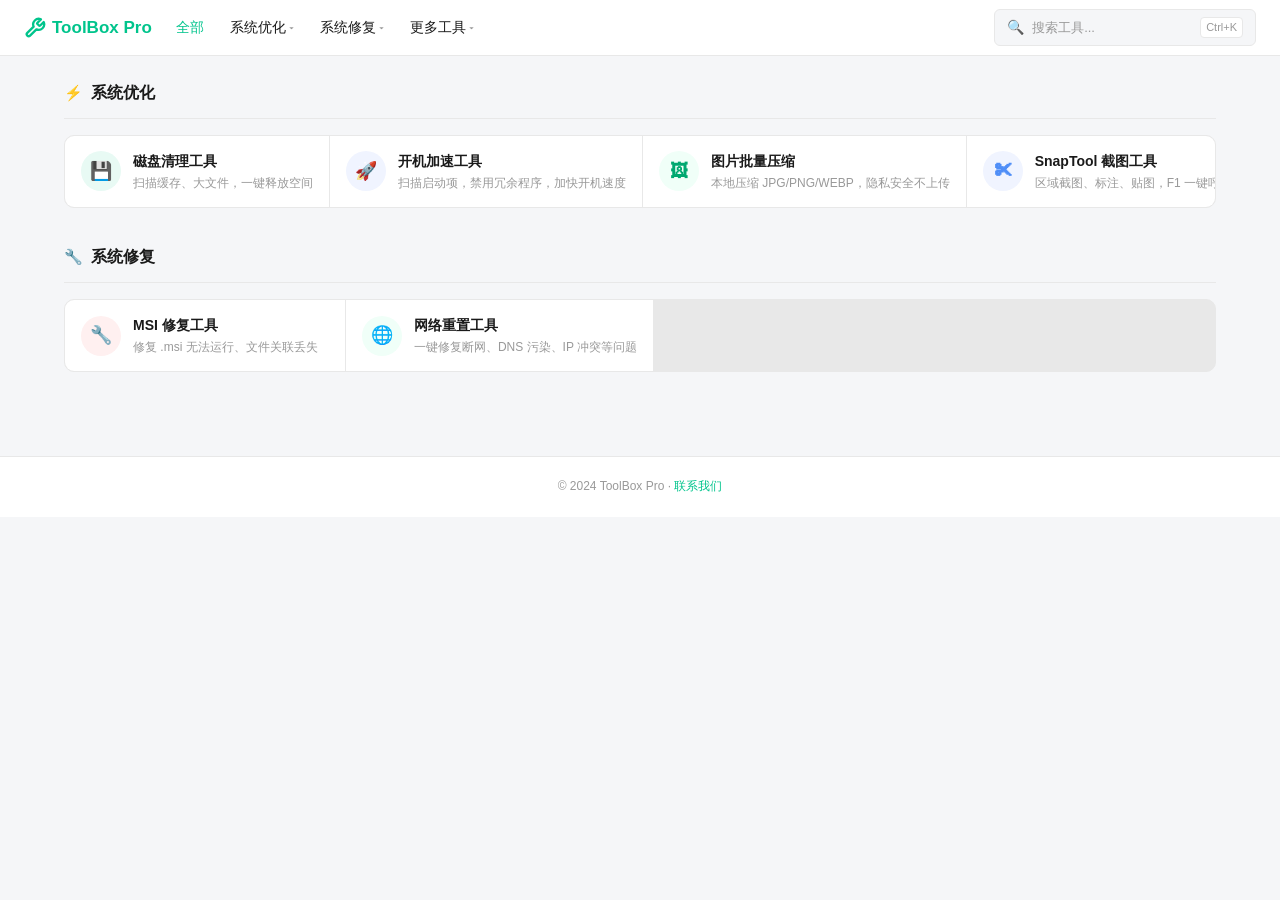
<file: index.html>
<!DOCTYPE html>
<html lang="zh-CN">
<head>
  <meta charset="UTF-8">
  <meta name="viewport" content="width=device-width, initial-scale=1.0">
  <title>ToolBox Pro — 效率工具箱</title>
  <meta name="description" content="精选效率工具，覆盖系统优化、文件处理、开发辅助等场景，双击即用。">
  <link rel="stylesheet" href="assets/css/style.css">
</head>
<body>

<!-- ── Nav ── -->
<nav class="nav">
  <div class="nav-logo">
    <svg viewBox="0 0 24 24" fill="none" stroke="currentColor" stroke-width="2.5" stroke-linecap="round" stroke-linejoin="round">
      <path d="M14.7 6.3a1 1 0 0 0 0 1.4l1.6 1.6a1 1 0 0 0 1.4 0l3.77-3.77a6 6 0 0 1-7.94 7.94l-6.91 6.91a2.12 2.12 0 0 1-3-3l6.91-6.91a6 6 0 0 1 7.94-7.94l-3.76 3.76z"/>
    </svg>
    ToolBox Pro
  </div>

  <div class="nav-cats">
    <div class="nav-cat active">全部</div>
    <div class="nav-cat">系统优化 <span class="arrow">▾</span></div>
    <div class="nav-cat">系统修复 <span class="arrow">▾</span></div>
    <div class="nav-cat">更多工具 <span class="arrow">▾</span></div>
  </div>

  <div class="nav-search">
    <span class="nav-search-icon">🔍</span>
    <input type="text" placeholder="搜索工具..." id="search-input" oninput="handleSearch(this.value)">
    <kbd>Ctrl+K</kbd>
  </div>
</nav>

<!-- ── Main ── -->
<div class="page-wrap">

  <!-- 系统优化 -->
  <div class="cat-section" id="cat-system-opt">
    <div class="cat-title">
      <span class="cat-title-icon">⚡</span> 系统优化
    </div>
    <div class="tools-grid">
      <div class="tool-card" onclick="location.href='product/disk-cleaner.html'">
        <div class="tool-icon">💾</div>
        <div class="tool-info">
          <div class="tool-name">磁盘清理工具</div>
          <div class="tool-desc">扫描缓存、大文件，一键释放空间</div>
        </div>
      </div>
      <div class="tool-card" onclick="location.href='product/startup-manager.html'">
        <div class="tool-icon" style="background:#f0f4ff;color:#4f8ef7">🚀</div>
        <div class="tool-info">
          <div class="tool-name">开机加速工具</div>
          <div class="tool-desc">扫描启动项，禁用冗余程序，加快开机速度</div>
        </div>
      </div>
      <div class="tool-card" onclick="location.href='product/image-compressor.html'">
        <div class="tool-icon" style="background:#f0fff8;color:#00a870">🖼</div>
        <div class="tool-info">
          <div class="tool-name">图片批量压缩</div>
          <div class="tool-desc">本地压缩 JPG/PNG/WEBP，隐私安全不上传</div>
        </div>
      </div>
      <div class="tool-card" onclick="location.href='product/snaptool.html'">
        <div class="tool-icon" style="background:#f0f4ff;color:#4f8ef7">✂</div>
        <div class="tool-info">
          <div class="tool-name">SnapTool 截图工具</div>
          <div class="tool-desc">区域截图、标注、贴图，F1 一键呼出</div>
        </div>
      </div>
    </div>
  </div>

  <!-- 系统修复 -->
  <div class="cat-section" id="cat-system-fix">
    <div class="cat-title">
      <span class="cat-title-icon">🔧</span> 系统修复
    </div>
    <div class="tools-grid">
      <div class="tool-card" onclick="location.href='product/msi-fixer.html'">
        <div class="tool-icon" style="background:#fff0f0;color:#e74c3c">🔧</div>
        <div class="tool-info">
          <div class="tool-name">MSI 修复工具</div>
          <div class="tool-desc">修复 .msi 无法运行、文件关联丢失</div>
        </div>
      </div>
      <div class="tool-card" onclick="location.href='product/net-reset.html'">
        <div class="tool-icon" style="background:#f0fff8;color:#00c48c">🌐</div>
        <div class="tool-info">
          <div class="tool-name">网络重置工具</div>
          <div class="tool-desc">一键修复断网、DNS 污染、IP 冲突等问题</div>
        </div>
      </div>
      <!-- 预留位置 -->
    </div>
  </div>

</div>

<!-- ── Footer ── -->
<footer class="footer">
  © 2024 ToolBox Pro · <a href="mailto:your@email.com">联系我们</a>
</footer>

<!-- ══ 支付弹窗 ══ -->
<div class="modal-overlay" id="pay-modal">
  <div class="modal">
    <div class="modal-header">
      <h3 id="modal-title">购买工具</h3>
      <button class="modal-close" onclick="closePayModal()">✕</button>
    </div>
    <div class="modal-body">
      <div class="pay-steps">
        <div class="pay-step active" data-step="1">① 扫码付款</div>
        <div class="pay-step" data-step="2">② 输入兑换码</div>
        <div class="pay-step" data-step="3">③ 下载</div>
      </div>

      <!-- Step 1 -->
      <div id="step-pay">
        <div class="pay-tabs">
          <div class="pay-tab active" data-tab="wechat" onclick="setPayTab('wechat')">💚 微信支付</div>
          <div class="pay-tab" data-tab="alipay" onclick="setPayTab('alipay')">💙 支付宝</div>
        </div>
        <div class="qr-box">
          <div id="qr-wechat"><img src="assets/images/qr-wechat.png" alt="微信收款码"></div>
          <div id="qr-alipay" style="display:none"><img src="assets/images/qr-alipay.png" alt="支付宝收款码"></div>
          <div class="qr-amount" id="pay-amount"></div>
        </div>
        <p class="pay-hint">扫码付款后，请联系客服获取兑换码<br>微信：<strong>newboy2004</strong></p>
        <button class="btn btn-primary btn-full" onclick="setPayStep(2)">我已付款，输入兑换码 →</button>
      </div>

      <!-- Step 2 -->
      <div id="step-code" style="display:none">
        <p style="font-size:13px;color:var(--text-sub);margin-bottom:10px">请输入客服发给你的兑换码：</p>
        <div class="code-input-group">
          <input class="code-input" id="code-input" placeholder="请输入兑换码"
            onkeydown="if(event.key==='Enter') verifyCode()">
          <button class="btn btn-primary" onclick="verifyCode()">验证</button>
        </div>
        <div class="code-hint">兑换码不区分大小写</div>
        <div class="code-error" id="code-error"></div>
        <button class="btn btn-outline btn-full" onclick="setPayStep(1)" style="margin-top:8px">← 返回付款</button>
      </div>

      <!-- Step 3 -->
      <div id="step-done" style="display:none">
        <div class="download-box" id="download-box-inner">
          <div class="success-icon">🎉</div>
          <h4>验证成功！</h4>
          <p>点击下方按钮下载，双击即可运行</p>
          <a id="download-btn" href="#" class="btn btn-download btn-full">⬇ 立即下载</a>
          <p style="font-size:12px;color:var(--text-muted);margin-top:10px;margin-bottom:0">遇到问题请联系客服</p>
        </div>
      </div>
    </div>
  </div>
</div>

<script src="admin/codes.js"></script>
<script src="assets/js/main.js"></script>
<script>
// 搜索
function handleSearch(val) {
  const q = val.trim().toLowerCase();
  document.querySelectorAll('.tool-card').forEach(card => {
    const text = card.textContent.toLowerCase();
    card.style.display = (!q || text.includes(q)) ? '' : 'none';
  });
}

// Ctrl+K 聚焦搜索
document.addEventListener('keydown', e => {
  if ((e.ctrlKey || e.metaKey) && e.key === 'k') {
    e.preventDefault();
    document.getElementById('search-input').focus();
  }
});
</script>
</body>
</html>
</file>
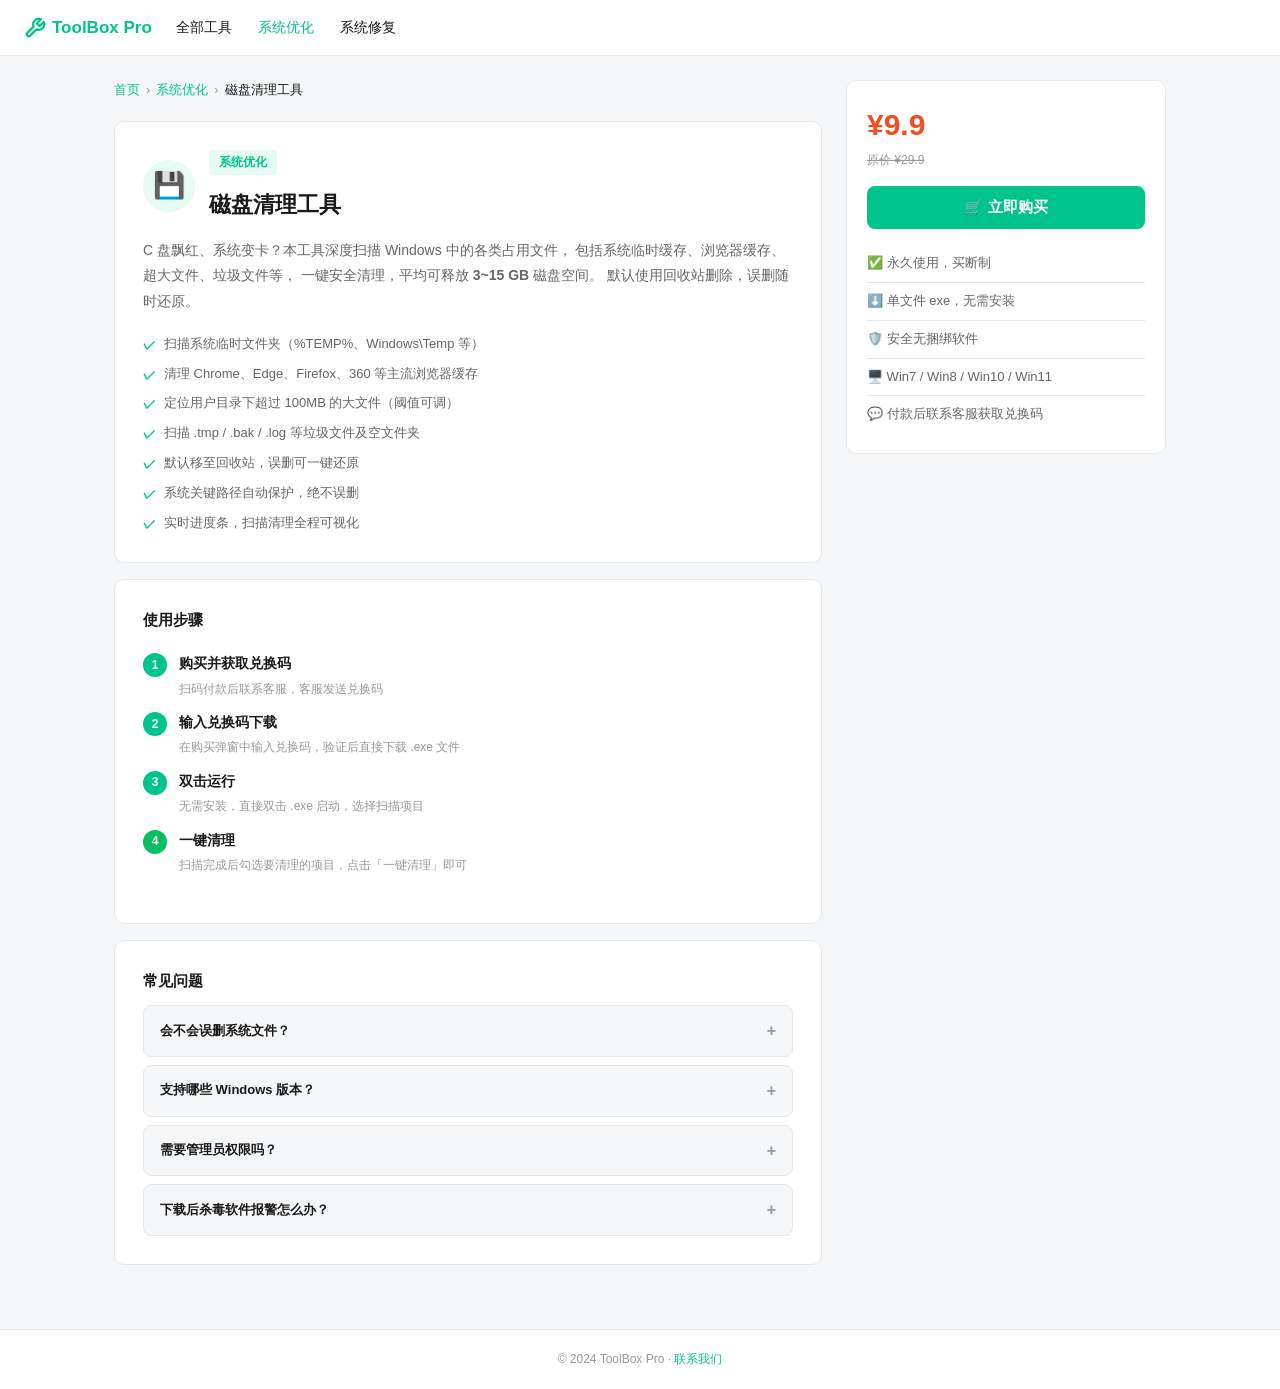
<file: product/disk-cleaner.html>
<!DOCTYPE html>
<html lang="zh-CN">
<head>
  <meta charset="UTF-8">
  <meta name="viewport" content="width=device-width, initial-scale=1.0">
  <title>磁盘清理工具 — ToolBox Pro</title>
  <meta name="description" content="扫描系统缓存、浏览器缓存、大文件、垃圾文件，一键释放磁盘空间。支持 Win7/8/10/11。">
  <link rel="stylesheet" href="../assets/css/style.css">
</head>
<body>

<!-- Nav -->
<nav class="nav">
  <a class="nav-logo" href="../index.html">
    <svg viewBox="0 0 24 24" fill="none" stroke="currentColor" stroke-width="2.5" stroke-linecap="round" stroke-linejoin="round">
      <path d="M14.7 6.3a1 1 0 0 0 0 1.4l1.6 1.6a1 1 0 0 0 1.4 0l3.77-3.77a6 6 0 0 1-7.94 7.94l-6.91 6.91a2.12 2.12 0 0 1-3-3l6.91-6.91a6 6 0 0 1 7.94-7.94l-3.76 3.76z"/>
    </svg>
    ToolBox Pro
  </a>
  <div class="nav-cats">
    <a class="nav-cat" href="../index.html">全部工具</a>
    <a class="nav-cat active" href="#">系统优化</a>
    <a class="nav-cat" href="msi-fixer.html">系统修复</a>
  </div>
</nav>

<!-- Detail -->
<div class="detail-wrap">

  <!-- 左侧 -->
  <div>
    <div class="breadcrumb">
      <a href="../index.html">首页</a>
      <span>›</span>
      <a href="../index.html#cat-system-opt">系统优化</a>
      <span>›</span>
      <span style="color:var(--text)">磁盘清理工具</span>
    </div>

    <!-- 基本介绍 -->
    <div class="detail-card">
      <div style="display:flex;align-items:center;gap:14px;margin-bottom:16px">
        <div class="tool-icon" style="width:52px;height:52px;font-size:26px;flex-shrink:0">💾</div>
        <div>
          <div class="detail-tag">系统优化</div>
          <h1 class="detail-title" style="margin-bottom:0">磁盘清理工具</h1>
        </div>
      </div>
      <p class="detail-desc">
        C 盘飘红、系统变卡？本工具深度扫描 Windows 中的各类占用文件，
        包括系统临时缓存、浏览器缓存、超大文件、垃圾文件等，
        一键安全清理，平均可释放 <strong>3~15 GB</strong> 磁盘空间。
        默认使用回收站删除，误删随时还原。
      </p>
      <ul class="feature-list">
        <li>扫描系统临时文件夹（%TEMP%、Windows\Temp 等）</li>
        <li>清理 Chrome、Edge、Firefox、360 等主流浏览器缓存</li>
        <li>定位用户目录下超过 100MB 的大文件（阈值可调）</li>
        <li>扫描 .tmp / .bak / .log 等垃圾文件及空文件夹</li>
        <li>默认移至回收站，误删可一键还原</li>
        <li>系统关键路径自动保护，绝不误删</li>
        <li>实时进度条，扫描清理全程可视化</li>
      </ul>
    </div>

    <!-- 使用步骤 -->
    <div class="detail-card">
      <h2 style="font-size:15px;font-weight:700;margin-bottom:16px">使用步骤</h2>
      <div class="steps">
        <div class="step-item">
          <div class="step-num">1</div>
          <div>
            <strong>购买并获取兑换码</strong>
            <span>扫码付款后联系客服，客服发送兑换码</span>
          </div>
        </div>
        <div class="step-item">
          <div class="step-num">2</div>
          <div>
            <strong>输入兑换码下载</strong>
            <span>在购买弹窗中输入兑换码，验证后直接下载 .exe 文件</span>
          </div>
        </div>
        <div class="step-item">
          <div class="step-num">3</div>
          <div>
            <strong>双击运行</strong>
            <span>无需安装，直接双击 .exe 启动，选择扫描项目</span>
          </div>
        </div>
        <div class="step-item">
          <div class="step-num" style="background:#07c160">4</div>
          <div>
            <strong>一键清理</strong>
            <span>扫描完成后勾选要清理的项目，点击「一键清理」即可</span>
          </div>
        </div>
      </div>
    </div>

    <!-- FAQ -->
    <div class="detail-card">
      <h2 style="font-size:15px;font-weight:700;margin-bottom:12px">常见问题</h2>
      <div class="faq-list">
        <details class="faq-item">
          <summary>会不会误删系统文件？</summary>
          <p>不会。程序内置系统关键路径黑名单（System32、WinSxS 等），对 hiberfil.sys、pagefile.sys 等关键文件硬编码保护。清理操作默认走回收站，随时可还原。</p>
        </details>
        <details class="faq-item">
          <summary>支持哪些 Windows 版本？</summary>
          <p>支持 Win7 / Win8 / Win10 / Win11，凡支持 PowerShell 的 Windows 系统均可运行。</p>
        </details>
        <details class="faq-item">
          <summary>需要管理员权限吗？</summary>
          <p>普通权限即可运行。部分系统缓存（如预取文件）需要管理员权限，程序会自动提示，非管理员模式下会跳过这部分，不影响主要功能。</p>
        </details>
        <details class="faq-item">
          <summary>下载后杀毒软件报警怎么办？</summary>
          <p>打包的 exe 文件偶尔会触发杀毒软件误报（属于正常现象），添加信任/白名单即可正常使用。本工具不含任何恶意代码。</p>
        </details>
      </div>
    </div>
  </div>

  <!-- 右侧购买卡片 -->
  <div>
    <div class="buy-card">
      <div class="buy-price">¥9.9</div>
      <div class="buy-price-orig">原价 ¥29.9</div>
      <button class="buy-btn" onclick="openPayModal('disk-cleaner')">🛒 立即购买</button>
      <ul class="buy-meta">
        <li>✅ 永久使用，买断制</li>
        <li>⬇️ 单文件 exe，无需安装</li>
        <li>🛡️ 安全无捆绑软件</li>
        <li>🖥️ Win7 / Win8 / Win10 / Win11</li>
        <li>💬 付款后联系客服获取兑换码</li>
      </ul>
    </div>
  </div>

</div>

<footer class="footer">
  © 2024 ToolBox Pro · <a href="mailto:your@email.com">联系我们</a>
</footer>

<!-- 支付弹窗 -->
<div class="modal-overlay" id="pay-modal">
  <div class="modal">
    <div class="modal-header">
      <h3 id="modal-title">购买工具</h3>
      <button class="modal-close" onclick="closePayModal()">✕</button>
    </div>
    <div class="modal-body">
      <div class="pay-steps">
        <div class="pay-step active" data-step="1">① 扫码付款</div>
        <div class="pay-step" data-step="2">② 输入兑换码</div>
        <div class="pay-step" data-step="3">③ 下载</div>
      </div>
      <div id="step-pay">
        <div class="pay-tabs">
          <div class="pay-tab active" data-tab="wechat" onclick="setPayTab('wechat')">💚 微信支付</div>
          <div class="pay-tab" data-tab="alipay" onclick="setPayTab('alipay')">💙 支付宝</div>
        </div>
        <div class="qr-box">
          <div id="qr-wechat"><img src="../assets/images/qr-wechat.png" alt="微信收款码"></div>
          <div id="qr-alipay" style="display:none"><img src="../assets/images/qr-alipay.png" alt="支付宝收款码"></div>
          <div class="qr-amount" id="pay-amount"></div>
        </div>
        <p class="pay-hint">扫码付款后联系客服获取兑换码<br>微信：<strong>newboy2004</strong></p>
        <button class="btn btn-primary btn-full" onclick="setPayStep(2)">我已付款，输入兑换码 →</button>
      </div>
      <div id="step-code" style="display:none">
        <p style="font-size:13px;color:var(--text-sub);margin-bottom:10px">请输入客服发给你的兑换码：</p>
        <div class="code-input-group">
          <input class="code-input" id="code-input" placeholder="请输入兑换码"
            onkeydown="if(event.key==='Enter') verifyCode()">
          <button class="btn btn-primary" onclick="verifyCode()">验证</button>
        </div>
        <div class="code-hint">兑换码不区分大小写</div>
        <div class="code-error" id="code-error"></div>
        <button class="btn btn-outline btn-full" onclick="setPayStep(1)" style="margin-top:8px">← 返回付款</button>
      </div>
      <div id="step-done" style="display:none">
        <div class="download-box" id="download-box-inner">
          <div class="success-icon">🎉</div>
          <h4>验证成功！</h4>
          <p>点击下方按钮下载，双击即可运行</p>
          <a id="download-btn" href="#" class="btn btn-download btn-full">⬇ 下载磁盘清理工具.exe</a>
          <p style="font-size:12px;color:var(--text-muted);margin-top:10px;margin-bottom:0">遇到问题请联系客服</p>
        </div>
      </div>
    </div>
  </div>
</div>

<script src="../admin/codes.js"></script>
<script src="../assets/js/main.js"></script>
</body>
</html>
</file>
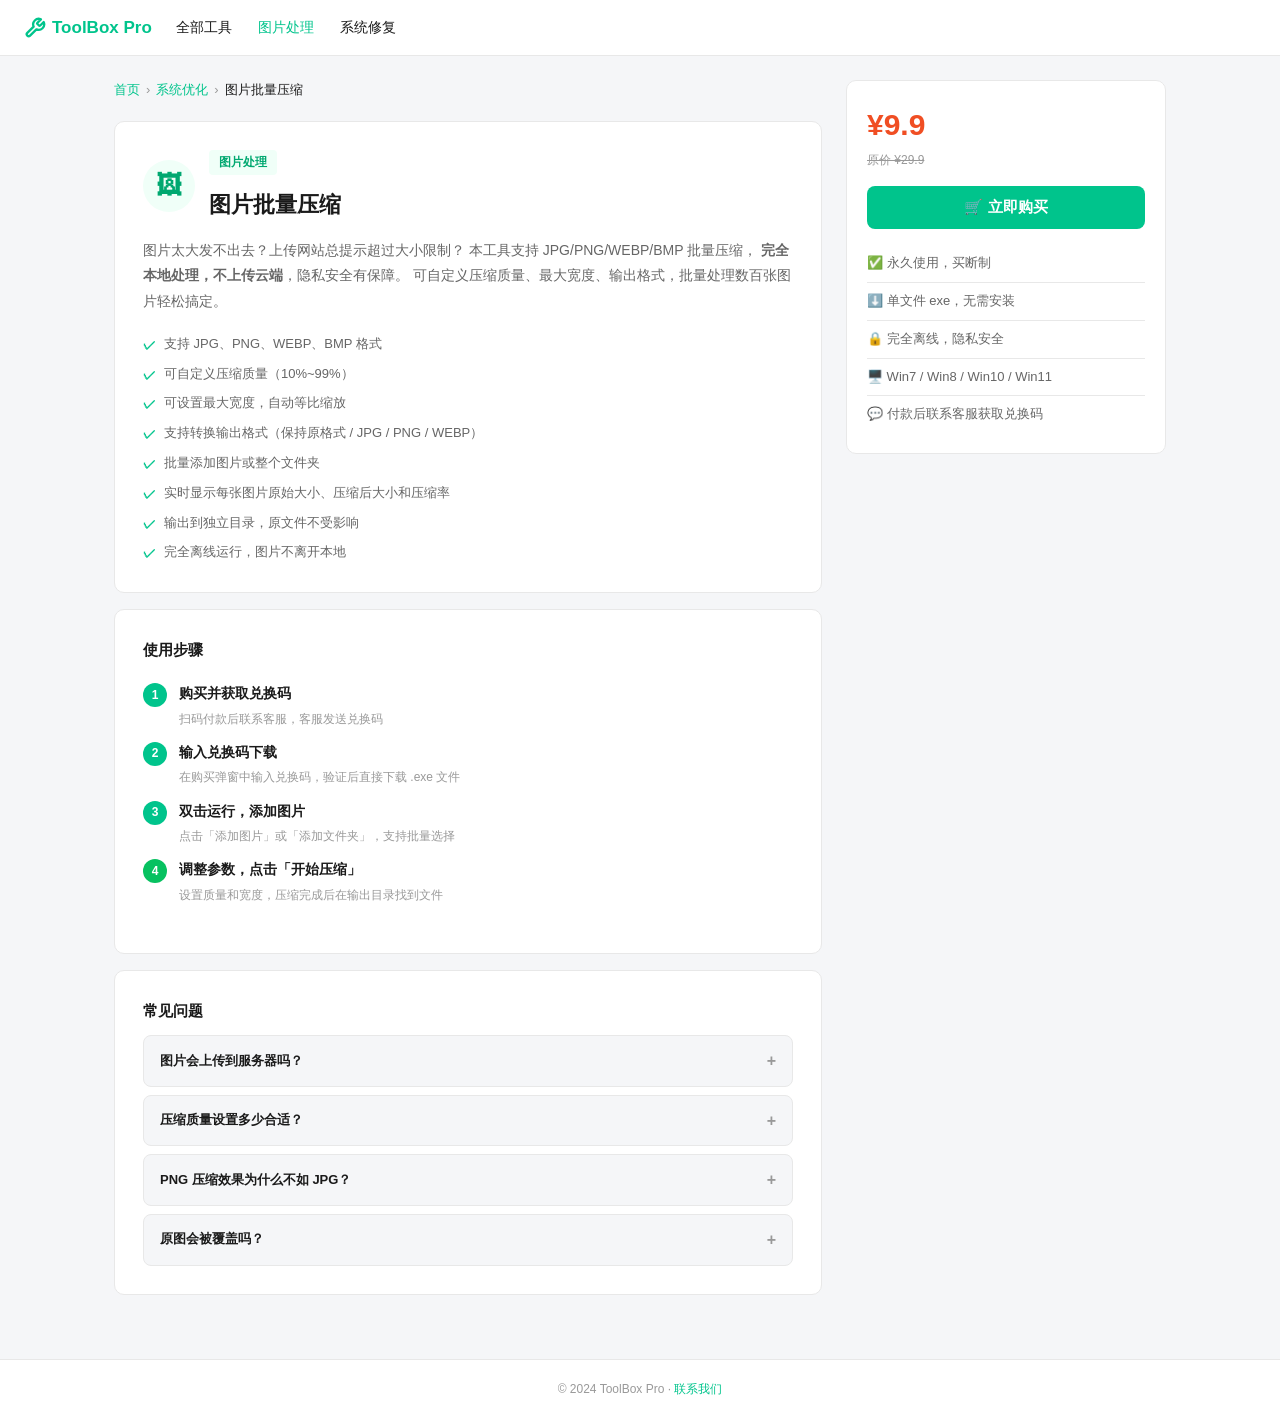
<file: product/image-compressor.html>
<!DOCTYPE html>
<html lang="zh-CN">
<head>
  <meta charset="UTF-8">
  <meta name="viewport" content="width=device-width, initial-scale=1.0">
  <title>图片批量压缩 — ToolBox Pro</title>
  <meta name="description" content="本地批量压缩 JPG/PNG/WEBP，不上传云端，支持拖拽、自定义质量和最大宽度，隐私安全。">
  <link rel="stylesheet" href="../assets/css/style.css">
</head>
<body>

<!-- Nav -->
<nav class="nav">
  <a class="nav-logo" href="../index.html">
    <svg viewBox="0 0 24 24" fill="none" stroke="currentColor" stroke-width="2.5" stroke-linecap="round" stroke-linejoin="round">
      <path d="M14.7 6.3a1 1 0 0 0 0 1.4l1.6 1.6a1 1 0 0 0 1.4 0l3.77-3.77a6 6 0 0 1-7.94 7.94l-6.91 6.91a2.12 2.12 0 0 1-3-3l6.91-6.91a6 6 0 0 1 7.94-7.94l-3.76 3.76z"/>
    </svg>
    ToolBox Pro
  </a>
  <div class="nav-cats">
    <a class="nav-cat" href="../index.html">全部工具</a>
    <a class="nav-cat active" href="#">图片处理</a>
    <a class="nav-cat" href="msi-fixer.html">系统修复</a>
  </div>
</nav>

<!-- Detail -->
<div class="detail-wrap">

  <!-- 左侧 -->
  <div>
    <div class="breadcrumb">
      <a href="../index.html">首页</a>
      <span>›</span>
      <a href="../index.html#cat-system-opt">系统优化</a>
      <span>›</span>
      <span style="color:var(--text)">图片批量压缩</span>
    </div>

    <!-- 基本介绍 -->
    <div class="detail-card">
      <div style="display:flex;align-items:center;gap:14px;margin-bottom:16px">
        <div class="tool-icon" style="width:52px;height:52px;font-size:26px;flex-shrink:0;background:#f0fff8;color:#00a870">🖼</div>
        <div>
          <div class="detail-tag" style="background:#f0fff8;color:#00a870">图片处理</div>
          <h1 class="detail-title" style="margin-bottom:0">图片批量压缩</h1>
        </div>
      </div>
      <p class="detail-desc">
        图片太大发不出去？上传网站总提示超过大小限制？
        本工具支持 JPG/PNG/WEBP/BMP 批量压缩，
        <strong>完全本地处理，不上传云端</strong>，隐私安全有保障。
        可自定义压缩质量、最大宽度、输出格式，批量处理数百张图片轻松搞定。
      </p>
      <ul class="feature-list">
        <li>支持 JPG、PNG、WEBP、BMP 格式</li>
        <li>可自定义压缩质量（10%~99%）</li>
        <li>可设置最大宽度，自动等比缩放</li>
        <li>支持转换输出格式（保持原格式 / JPG / PNG / WEBP）</li>
        <li>批量添加图片或整个文件夹</li>
        <li>实时显示每张图片原始大小、压缩后大小和压缩率</li>
        <li>输出到独立目录，原文件不受影响</li>
        <li>完全离线运行，图片不离开本地</li>
      </ul>
    </div>

    <!-- 使用步骤 -->
    <div class="detail-card">
      <h2 style="font-size:15px;font-weight:700;margin-bottom:16px">使用步骤</h2>
      <div class="steps">
        <div class="step-item">
          <div class="step-num">1</div>
          <div>
            <strong>购买并获取兑换码</strong>
            <span>扫码付款后联系客服，客服发送兑换码</span>
          </div>
        </div>
        <div class="step-item">
          <div class="step-num">2</div>
          <div>
            <strong>输入兑换码下载</strong>
            <span>在购买弹窗中输入兑换码，验证后直接下载 .exe 文件</span>
          </div>
        </div>
        <div class="step-item">
          <div class="step-num">3</div>
          <div>
            <strong>双击运行，添加图片</strong>
            <span>点击「添加图片」或「添加文件夹」，支持批量选择</span>
          </div>
        </div>
        <div class="step-item">
          <div class="step-num" style="background:#07c160">4</div>
          <div>
            <strong>调整参数，点击「开始压缩」</strong>
            <span>设置质量和宽度，压缩完成后在输出目录找到文件</span>
          </div>
        </div>
      </div>
    </div>

    <!-- FAQ -->
    <div class="detail-card">
      <h2 style="font-size:15px;font-weight:700;margin-bottom:12px">常见问题</h2>
      <div class="faq-list">
        <details class="faq-item">
          <summary>图片会上传到服务器吗？</summary>
          <p>完全不会。本工具纯本地运行，不联网，图片在你的电脑上处理完成，绝不上传任何数据。</p>
        </details>
        <details class="faq-item">
          <summary>压缩质量设置多少合适？</summary>
          <p>一般情况下 75~85 是最佳平衡点，肉眼几乎看不出差别，但文件可以缩小 50%~70%。如果是缩略图或网页用图可以设到 60~70。</p>
        </details>
        <details class="faq-item">
          <summary>PNG 压缩效果为什么不如 JPG？</summary>
          <p>PNG 是无损格式，压缩靠减少冗余数据而非降低画质，压缩率相对有限。如果对画质要求不高，建议将 PNG 转换为 WEBP 或 JPG，压缩率可提升数倍。</p>
        </details>
        <details class="faq-item">
          <summary>原图会被覆盖吗？</summary>
          <p>不会。压缩后的文件默认保存到原图所在目录下的 compressed 子文件夹，原图完整保留。</p>
        </details>
      </div>
    </div>
  </div>

  <!-- 右侧购买卡片 -->
  <div>
    <div class="buy-card">
      <div class="buy-price">¥9.9</div>
      <div class="buy-price-orig">原价 ¥29.9</div>
      <button class="buy-btn" onclick="openPayModal('image-compressor')">🛒 立即购买</button>
      <ul class="buy-meta">
        <li>✅ 永久使用，买断制</li>
        <li>⬇️ 单文件 exe，无需安装</li>
        <li>🔒 完全离线，隐私安全</li>
        <li>🖥️ Win7 / Win8 / Win10 / Win11</li>
        <li>💬 付款后联系客服获取兑换码</li>
      </ul>
    </div>
  </div>

</div>
  </div>

</div>

<footer class="footer">
  © 2024 ToolBox Pro · <a href="mailto:your@email.com">联系我们</a>
</footer>

<!-- 支付弹窗 -->
<div class="modal-overlay" id="pay-modal">
  <div class="modal">
    <div class="modal-header">
      <h3 id="modal-title">购买工具</h3>
      <button class="modal-close" onclick="closePayModal()">✕</button>
    </div>
    <div class="modal-body">
      <div class="pay-steps">
        <div class="pay-step active" data-step="1">① 扫码付款</div>
        <div class="pay-step" data-step="2">② 输入兑换码</div>
        <div class="pay-step" data-step="3">③ 下载</div>
      </div>
      <div id="step-pay">
        <div class="pay-tabs">
          <div class="pay-tab active" data-tab="wechat" onclick="setPayTab('wechat')">💚 微信支付</div>
          <div class="pay-tab" data-tab="alipay" onclick="setPayTab('alipay')">💙 支付宝</div>
        </div>
        <div class="qr-box">
          <div id="qr-wechat"><img src="../assets/images/qr-wechat.png" alt="微信收款码"></div>
          <div id="qr-alipay" style="display:none"><img src="../assets/images/qr-alipay.png" alt="支付宝收款码"></div>
          <div class="qr-amount" id="pay-amount"></div>
        </div>
        <p class="pay-hint">扫码付款后联系客服获取兑换码<br>微信：<strong>newboy2004</strong></p>
        <button class="btn btn-primary btn-full" onclick="setPayStep(2)">我已付款，输入兑换码 →</button>
      </div>
      <div id="step-code" style="display:none">
        <p style="font-size:13px;color:var(--text-sub);margin-bottom:10px">请输入客服发给你的兑换码：</p>
        <div class="code-input-group">
          <input class="code-input" id="code-input" placeholder="请输入兑换码"
            onkeydown="if(event.key==='Enter') verifyCode()">
          <button class="btn btn-primary" onclick="verifyCode()">验证</button>
        </div>
        <div class="code-hint">兑换码不区分大小写</div>
        <div class="code-error" id="code-error"></div>
        <button class="btn btn-outline btn-full" onclick="setPayStep(1)" style="margin-top:8px">← 返回付款</button>
      </div>
      <div id="step-done" style="display:none">
        <div class="download-box" id="download-box-inner">
          <div class="success-icon">🎉</div>
          <h4>验证成功！</h4>
          <p>点击下方按钮下载，双击即可运行</p>
          <a id="download-btn" href="#" class="btn btn-download btn-full">⬇ 下载图片批量压缩工具.exe</a>
          <p style="font-size:12px;color:var(--text-muted);margin-top:10px;margin-bottom:0">遇到问题请联系客服</p>
        </div>
      </div>
    </div>
  </div>
</div>

<script src="../admin/codes.js"></script>
<script src="../assets/js/main.js"></script>
</body>
</html>
</file>
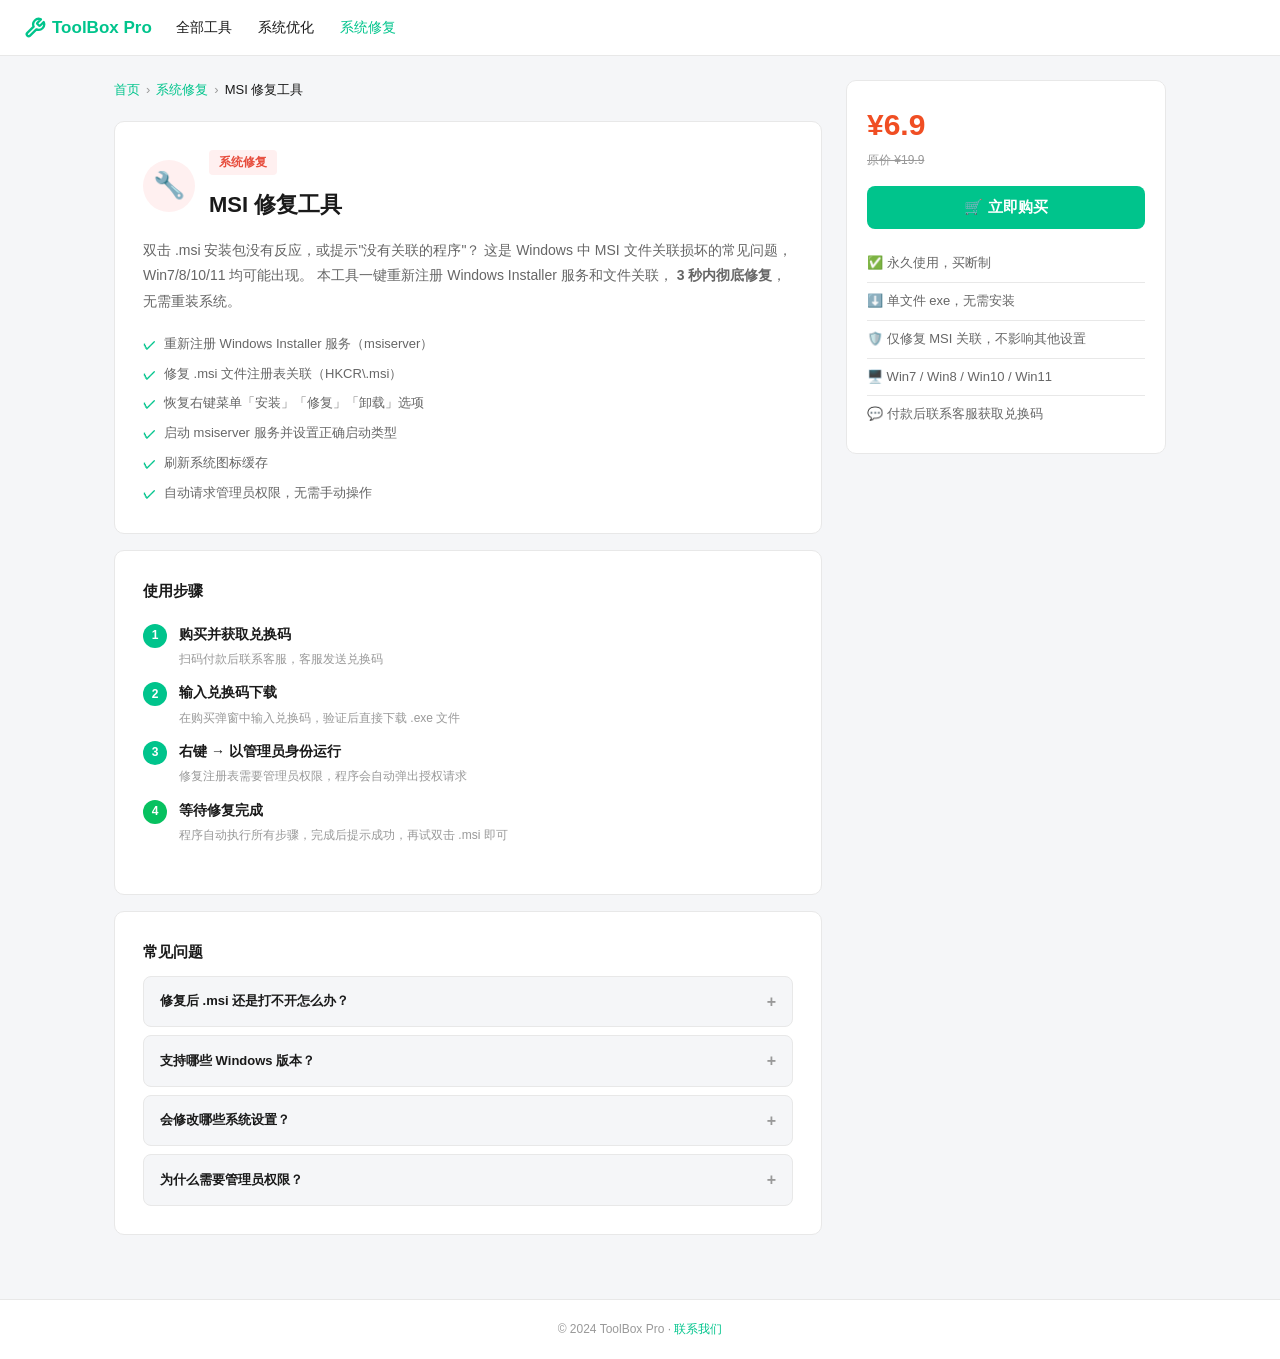
<file: product/msi-fixer.html>
<!DOCTYPE html>
<html lang="zh-CN">
<head>
  <meta charset="UTF-8">
  <meta name="viewport" content="width=device-width, initial-scale=1.0">
  <title>MSI 修复工具 — ToolBox Pro</title>
  <meta name="description" content=".msi 文件无法双击运行？一键修复文件关联，3秒恢复正常。支持 Win7/8/10/11。">
  <link rel="stylesheet" href="../assets/css/style.css">
</head>
<body>

<!-- Nav -->
<nav class="nav">
  <a class="nav-logo" href="../index.html">
    <svg viewBox="0 0 24 24" fill="none" stroke="currentColor" stroke-width="2.5" stroke-linecap="round" stroke-linejoin="round">
      <path d="M14.7 6.3a1 1 0 0 0 0 1.4l1.6 1.6a1 1 0 0 0 1.4 0l3.77-3.77a6 6 0 0 1-7.94 7.94l-6.91 6.91a2.12 2.12 0 0 1-3-3l6.91-6.91a6 6 0 0 1 7.94-7.94l-3.76 3.76z"/>
    </svg>
    ToolBox Pro
  </a>
  <div class="nav-cats">
    <a class="nav-cat" href="../index.html">全部工具</a>
    <a class="nav-cat" href="disk-cleaner.html">系统优化</a>
    <a class="nav-cat active" href="#">系统修复</a>
  </div>
</nav>

<!-- Detail -->
<div class="detail-wrap">

  <!-- 左侧 -->
  <div>
    <div class="breadcrumb">
      <a href="../index.html">首页</a>
      <span>›</span>
      <a href="../index.html#cat-system-fix">系统修复</a>
      <span>›</span>
      <span style="color:var(--text)">MSI 修复工具</span>
    </div>

    <!-- 基本介绍 -->
    <div class="detail-card">
      <div style="display:flex;align-items:center;gap:14px;margin-bottom:16px">
        <div class="tool-icon" style="width:52px;height:52px;font-size:26px;flex-shrink:0;background:#fff0f0;color:#e74c3c">🔧</div>
        <div>
          <div class="detail-tag" style="background:#fff0f0;color:#e74c3c">系统修复</div>
          <h1 class="detail-title" style="margin-bottom:0">MSI 修复工具</h1>
        </div>
      </div>
      <p class="detail-desc">
        双击 .msi 安装包没有反应，或提示"没有关联的程序"？
        这是 Windows 中 MSI 文件关联损坏的常见问题，Win7/8/10/11 均可能出现。
        本工具一键重新注册 Windows Installer 服务和文件关联，
        <strong>3 秒内彻底修复</strong>，无需重装系统。
      </p>
      <ul class="feature-list">
        <li>重新注册 Windows Installer 服务（msiserver）</li>
        <li>修复 .msi 文件注册表关联（HKCR\.msi）</li>
        <li>恢复右键菜单「安装」「修复」「卸载」选项</li>
        <li>启动 msiserver 服务并设置正确启动类型</li>
        <li>刷新系统图标缓存</li>
        <li>自动请求管理员权限，无需手动操作</li>
      </ul>
    </div>

    <!-- 使用步骤 -->
    <div class="detail-card">
      <h2 style="font-size:15px;font-weight:700;margin-bottom:16px">使用步骤</h2>
      <div class="steps">
        <div class="step-item">
          <div class="step-num">1</div>
          <div>
            <strong>购买并获取兑换码</strong>
            <span>扫码付款后联系客服，客服发送兑换码</span>
          </div>
        </div>
        <div class="step-item">
          <div class="step-num">2</div>
          <div>
            <strong>输入兑换码下载</strong>
            <span>在购买弹窗中输入兑换码，验证后直接下载 .exe 文件</span>
          </div>
        </div>
        <div class="step-item">
          <div class="step-num">3</div>
          <div>
            <strong>右键 → 以管理员身份运行</strong>
            <span>修复注册表需要管理员权限，程序会自动弹出授权请求</span>
          </div>
        </div>
        <div class="step-item">
          <div class="step-num" style="background:#07c160">4</div>
          <div>
            <strong>等待修复完成</strong>
            <span>程序自动执行所有步骤，完成后提示成功，再试双击 .msi 即可</span>
          </div>
        </div>
      </div>
    </div>

    <!-- FAQ -->
    <div class="detail-card">
      <h2 style="font-size:15px;font-weight:700;margin-bottom:12px">常见问题</h2>
      <div class="faq-list">
        <details class="faq-item">
          <summary>修复后 .msi 还是打不开怎么办？</summary>
          <p>重启电脑后再试，90% 的情况重启后即可恢复。如仍有问题请联系客服协助处理。</p>
        </details>
        <details class="faq-item">
          <summary>支持哪些 Windows 版本？</summary>
          <p>支持 Win7 / Win8 / Win10 / Win11，凡支持 PowerShell 的 Windows 系统均可运行。</p>
        </details>
        <details class="faq-item">
          <summary>会修改哪些系统设置？</summary>
          <p>只修复 .msi 相关的注册表项（HKCR\.msi、HKCR\Msi.Package）和 msiserver 服务，不影响其他任何系统设置。</p>
        </details>
        <details class="faq-item">
          <summary>为什么需要管理员权限？</summary>
          <p>修改 HKCR 注册表项和操作系统服务需要管理员权限，这是 Windows 安全机制要求，与本工具无关。</p>
        </details>
      </div>
    </div>
  </div>

  <!-- 右侧购买卡片 -->
  <div>
    <div class="buy-card">
      <div class="buy-price">¥6.9</div>
      <div class="buy-price-orig">原价 ¥19.9</div>
      <button class="buy-btn" onclick="openPayModal('msi-fixer')">🛒 立即购买</button>
      <ul class="buy-meta">
        <li>✅ 永久使用，买断制</li>
        <li>⬇️ 单文件 exe，无需安装</li>
        <li>🛡️ 仅修复 MSI 关联，不影响其他设置</li>
        <li>🖥️ Win7 / Win8 / Win10 / Win11</li>
        <li>💬 付款后联系客服获取兑换码</li>
      </ul>
    </div>
  </div>

</div>
  </div>

</div>

<footer class="footer">
  © 2024 ToolBox Pro · <a href="mailto:your@email.com">联系我们</a>
</footer>

<!-- 支付弹窗 -->
<div class="modal-overlay" id="pay-modal">
  <div class="modal">
    <div class="modal-header">
      <h3 id="modal-title">购买工具</h3>
      <button class="modal-close" onclick="closePayModal()">✕</button>
    </div>
    <div class="modal-body">
      <div class="pay-steps">
        <div class="pay-step active" data-step="1">① 扫码付款</div>
        <div class="pay-step" data-step="2">② 输入兑换码</div>
        <div class="pay-step" data-step="3">③ 下载</div>
      </div>
      <div id="step-pay">
        <div class="pay-tabs">
          <div class="pay-tab active" data-tab="wechat" onclick="setPayTab('wechat')">💚 微信支付</div>
          <div class="pay-tab" data-tab="alipay" onclick="setPayTab('alipay')">💙 支付宝</div>
        </div>
        <div class="qr-box">
          <div id="qr-wechat"><img src="../assets/images/qr-wechat.png" alt="微信收款码"></div>
          <div id="qr-alipay" style="display:none"><img src="../assets/images/qr-alipay.png" alt="支付宝收款码"></div>
          <div class="qr-amount" id="pay-amount"></div>
        </div>
        <p class="pay-hint">扫码付款后联系客服获取兑换码<br>微信：<strong>newboy2004</strong></p>
        <button class="btn btn-primary btn-full" onclick="setPayStep(2)">我已付款，输入兑换码 →</button>
      </div>
      <div id="step-code" style="display:none">
        <p style="font-size:13px;color:var(--text-sub);margin-bottom:10px">请输入客服发给你的兑换码：</p>
        <div class="code-input-group">
          <input class="code-input" id="code-input" placeholder="请输入兑换码"
            onkeydown="if(event.key==='Enter') verifyCode()">
          <button class="btn btn-primary" onclick="verifyCode()">验证</button>
        </div>
        <div class="code-hint">兑换码不区分大小写</div>
        <div class="code-error" id="code-error"></div>
        <button class="btn btn-outline btn-full" onclick="setPayStep(1)" style="margin-top:8px">← 返回付款</button>
      </div>
      <div id="step-done" style="display:none">
        <div class="download-box" id="download-box-inner">
          <div class="success-icon">🎉</div>
          <h4>验证成功！</h4>
          <p>右键 exe 文件，选择「以管理员身份运行」</p>
          <a id="download-btn" href="#" class="btn btn-download btn-full">⬇ 下载MSI修复工具.exe</a>
          <p style="font-size:12px;color:var(--text-muted);margin-top:10px;margin-bottom:0">遇到问题请联系客服</p>
        </div>
      </div>
    </div>
  </div>
</div>

<script src="../admin/codes.js"></script>
<script src="../assets/js/main.js"></script>
</body>
</html>
</file>
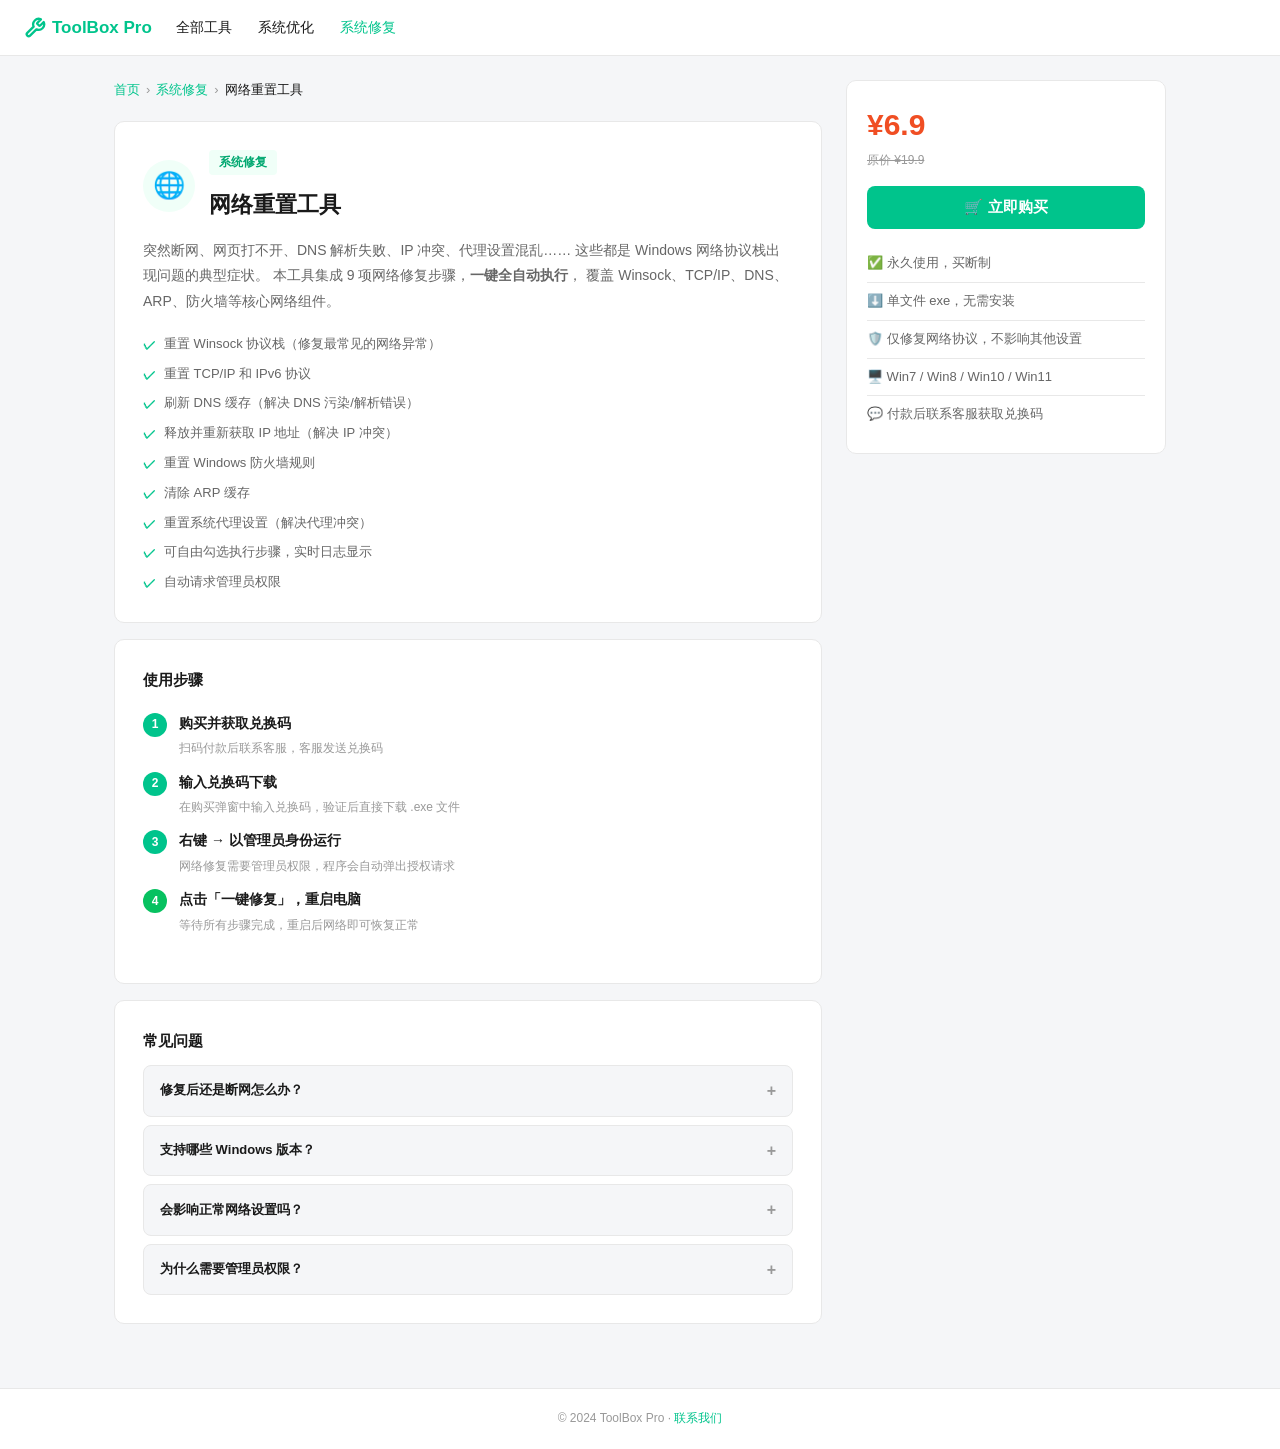
<file: product/net-reset.html>
<!DOCTYPE html>
<html lang="zh-CN">
<head>
  <meta charset="UTF-8">
  <meta name="viewport" content="width=device-width, initial-scale=1.0">
  <title>网络重置工具 — ToolBox Pro</title>
  <meta name="description" content="一键修复断网、DNS污染、IP冲突、Winsock损坏等常见网络问题，支持 Win7/8/10/11。">
  <link rel="stylesheet" href="../assets/css/style.css">
</head>
<body>

<!-- Nav -->
<nav class="nav">
  <a class="nav-logo" href="../index.html">
    <svg viewBox="0 0 24 24" fill="none" stroke="currentColor" stroke-width="2.5" stroke-linecap="round" stroke-linejoin="round">
      <path d="M14.7 6.3a1 1 0 0 0 0 1.4l1.6 1.6a1 1 0 0 0 1.4 0l3.77-3.77a6 6 0 0 1-7.94 7.94l-6.91 6.91a2.12 2.12 0 0 1-3-3l6.91-6.91a6 6 0 0 1 7.94-7.94l-3.76 3.76z"/>
    </svg>
    ToolBox Pro
  </a>
  <div class="nav-cats">
    <a class="nav-cat" href="../index.html">全部工具</a>
    <a class="nav-cat" href="disk-cleaner.html">系统优化</a>
    <a class="nav-cat active" href="#">系统修复</a>
  </div>
</nav>

<!-- Detail -->
<div class="detail-wrap">

  <!-- 左侧 -->
  <div>
    <div class="breadcrumb">
      <a href="../index.html">首页</a>
      <span>›</span>
      <a href="../index.html#cat-system-fix">系统修复</a>
      <span>›</span>
      <span style="color:var(--text)">网络重置工具</span>
    </div>

    <!-- 基本介绍 -->
    <div class="detail-card">
      <div style="display:flex;align-items:center;gap:14px;margin-bottom:16px">
        <div class="tool-icon" style="width:52px;height:52px;font-size:26px;flex-shrink:0;background:#f0fff8;color:#00c48c">🌐</div>
        <div>
          <div class="detail-tag" style="background:#f0fff8;color:#00a870">系统修复</div>
          <h1 class="detail-title" style="margin-bottom:0">网络重置工具</h1>
        </div>
      </div>
      <p class="detail-desc">
        突然断网、网页打不开、DNS 解析失败、IP 冲突、代理设置混乱……
        这些都是 Windows 网络协议栈出现问题的典型症状。
        本工具集成 9 项网络修复步骤，<strong>一键全自动执行</strong>，
        覆盖 Winsock、TCP/IP、DNS、ARP、防火墙等核心网络组件。
      </p>
      <ul class="feature-list">
        <li>重置 Winsock 协议栈（修复最常见的网络异常）</li>
        <li>重置 TCP/IP 和 IPv6 协议</li>
        <li>刷新 DNS 缓存（解决 DNS 污染/解析错误）</li>
        <li>释放并重新获取 IP 地址（解决 IP 冲突）</li>
        <li>重置 Windows 防火墙规则</li>
        <li>清除 ARP 缓存</li>
        <li>重置系统代理设置（解决代理冲突）</li>
        <li>可自由勾选执行步骤，实时日志显示</li>
        <li>自动请求管理员权限</li>
      </ul>
    </div>

    <!-- 使用步骤 -->
    <div class="detail-card">
      <h2 style="font-size:15px;font-weight:700;margin-bottom:16px">使用步骤</h2>
      <div class="steps">
        <div class="step-item">
          <div class="step-num">1</div>
          <div>
            <strong>购买并获取兑换码</strong>
            <span>扫码付款后联系客服，客服发送兑换码</span>
          </div>
        </div>
        <div class="step-item">
          <div class="step-num">2</div>
          <div>
            <strong>输入兑换码下载</strong>
            <span>在购买弹窗中输入兑换码，验证后直接下载 .exe 文件</span>
          </div>
        </div>
        <div class="step-item">
          <div class="step-num">3</div>
          <div>
            <strong>右键 → 以管理员身份运行</strong>
            <span>网络修复需要管理员权限，程序会自动弹出授权请求</span>
          </div>
        </div>
        <div class="step-item">
          <div class="step-num" style="background:#07c160">4</div>
          <div>
            <strong>点击「一键修复」，重启电脑</strong>
            <span>等待所有步骤完成，重启后网络即可恢复正常</span>
          </div>
        </div>
      </div>
    </div>

    <!-- FAQ -->
    <div class="detail-card">
      <h2 style="font-size:15px;font-weight:700;margin-bottom:12px">常见问题</h2>
      <div class="faq-list">
        <details class="faq-item">
          <summary>修复后还是断网怎么办？</summary>
          <p>请先重启电脑，90% 的情况重启后即可恢复。若仍有问题，可能是路由器或运营商问题，建议检查路由器状态或拨打运营商客服。</p>
        </details>
        <details class="faq-item">
          <summary>支持哪些 Windows 版本？</summary>
          <p>支持 Win7 / Win8 / Win10 / Win11，凡支持 PowerShell 和 netsh 命令的 Windows 系统均可运行。</p>
        </details>
        <details class="faq-item">
          <summary>会影响正常网络设置吗？</summary>
          <p>本工具只重置协议栈和缓存，不修改 Wi-Fi 密码、路由配置等用户设置。重置代理设置仅针对 WinHTTP 代理，不影响浏览器代理插件。</p>
        </details>
        <details class="faq-item">
          <summary>为什么需要管理员权限？</summary>
          <p>netsh 和 arp 等命令修改系统网络栈需要管理员权限，这是 Windows 安全机制要求，与本工具无关。</p>
        </details>
      </div>
    </div>
  </div>

  <!-- 右侧购买卡片 -->
  <div>
    <div class="buy-card">
      <div class="buy-price">¥6.9</div>
      <div class="buy-price-orig">原价 ¥19.9</div>
      <button class="buy-btn" onclick="openPayModal('net-reset')">🛒 立即购买</button>
      <ul class="buy-meta">
        <li>✅ 永久使用，买断制</li>
        <li>⬇️ 单文件 exe，无需安装</li>
        <li>🛡️ 仅修复网络协议，不影响其他设置</li>
        <li>🖥️ Win7 / Win8 / Win10 / Win11</li>
        <li>💬 付款后联系客服获取兑换码</li>
      </ul>
    </div>
  </div>

</div>
  </div>

</div>

<footer class="footer">
  © 2024 ToolBox Pro · <a href="mailto:your@email.com">联系我们</a>
</footer>

<!-- 支付弹窗 -->
<div class="modal-overlay" id="pay-modal">
  <div class="modal">
    <div class="modal-header">
      <h3 id="modal-title">购买工具</h3>
      <button class="modal-close" onclick="closePayModal()">✕</button>
    </div>
    <div class="modal-body">
      <div class="pay-steps">
        <div class="pay-step active" data-step="1">① 扫码付款</div>
        <div class="pay-step" data-step="2">② 输入兑换码</div>
        <div class="pay-step" data-step="3">③ 下载</div>
      </div>
      <div id="step-pay">
        <div class="pay-tabs">
          <div class="pay-tab active" data-tab="wechat" onclick="setPayTab('wechat')">💚 微信支付</div>
          <div class="pay-tab" data-tab="alipay" onclick="setPayTab('alipay')">💙 支付宝</div>
        </div>
        <div class="qr-box">
          <div id="qr-wechat"><img src="../assets/images/qr-wechat.png" alt="微信收款码"></div>
          <div id="qr-alipay" style="display:none"><img src="../assets/images/qr-alipay.png" alt="支付宝收款码"></div>
          <div class="qr-amount" id="pay-amount"></div>
        </div>
        <p class="pay-hint">扫码付款后联系客服获取兑换码<br>微信：<strong>newboy2004</strong></p>
        <button class="btn btn-primary btn-full" onclick="setPayStep(2)">我已付款，输入兑换码 →</button>
      </div>
      <div id="step-code" style="display:none">
        <p style="font-size:13px;color:var(--text-sub);margin-bottom:10px">请输入客服发给你的兑换码：</p>
        <div class="code-input-group">
          <input class="code-input" id="code-input" placeholder="请输入兑换码"
            onkeydown="if(event.key==='Enter') verifyCode()">
          <button class="btn btn-primary" onclick="verifyCode()">验证</button>
        </div>
        <div class="code-hint">兑换码不区分大小写</div>
        <div class="code-error" id="code-error"></div>
        <button class="btn btn-outline btn-full" onclick="setPayStep(1)" style="margin-top:8px">← 返回付款</button>
      </div>
      <div id="step-done" style="display:none">
        <div class="download-box" id="download-box-inner">
          <div class="success-icon">🎉</div>
          <h4>验证成功！</h4>
          <p>右键 exe 文件，选择「以管理员身份运行」</p>
          <a id="download-btn" href="#" class="btn btn-download btn-full">⬇ 下载网络重置工具.exe</a>
          <p style="font-size:12px;color:var(--text-muted);margin-top:10px;margin-bottom:0">遇到问题请联系客服</p>
        </div>
      </div>
    </div>
  </div>
</div>

<script src="../admin/codes.js"></script>
<script src="../assets/js/main.js"></script>
</body>
</html>
</file>
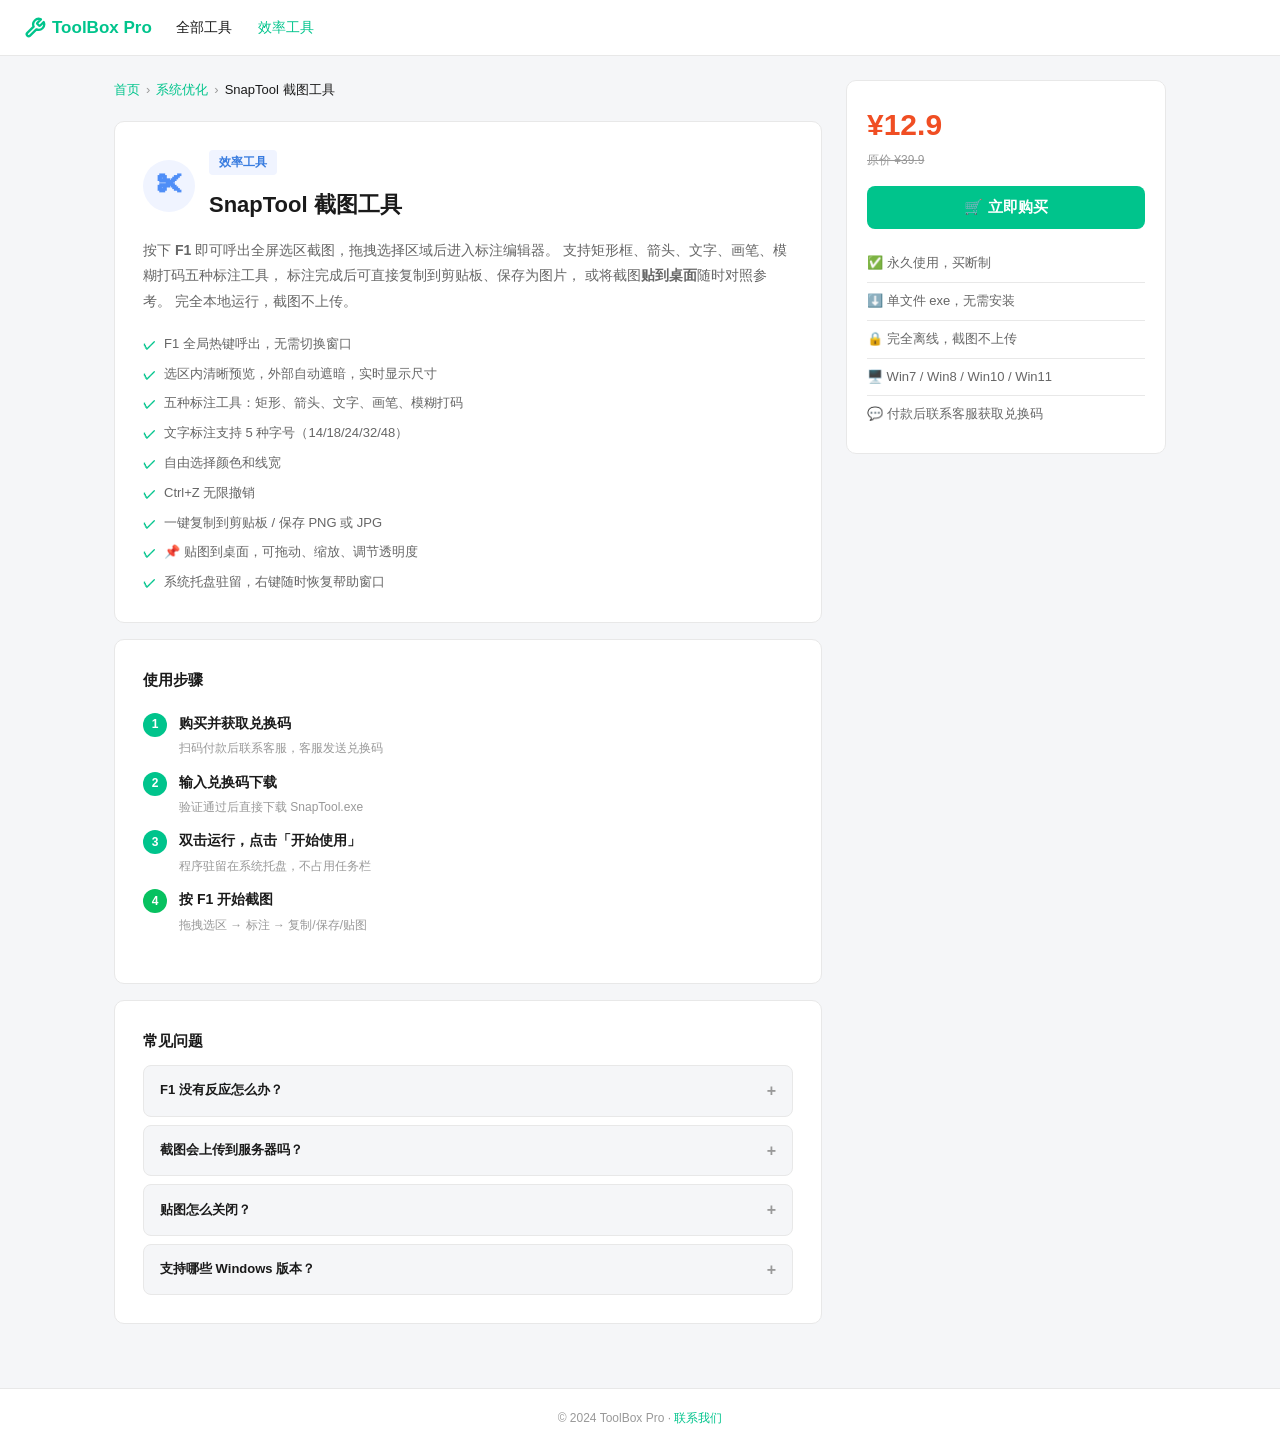
<file: product/snaptool.html>
<!DOCTYPE html>
<html lang="zh-CN">
<head>
  <meta charset="UTF-8">
  <meta name="viewport" content="width=device-width, initial-scale=1.0">
  <title>SnapTool 截图工具 — ToolBox Pro</title>
  <meta name="description" content="轻量截图工具，F1 呼出选区截图，支持矩形/箭头/文字/模糊标注，截图贴图到桌面，支持 Win7/8/10/11。">
  <link rel="stylesheet" href="../assets/css/style.css">
</head>
<body>

<nav class="nav">
  <a class="nav-logo" href="../index.html">
    <svg viewBox="0 0 24 24" fill="none" stroke="currentColor" stroke-width="2.5" stroke-linecap="round" stroke-linejoin="round">
      <path d="M14.7 6.3a1 1 0 0 0 0 1.4l1.6 1.6a1 1 0 0 0 1.4 0l3.77-3.77a6 6 0 0 1-7.94 7.94l-6.91 6.91a2.12 2.12 0 0 1-3-3l6.91-6.91a6 6 0 0 1 7.94-7.94l-3.76 3.76z"/>
    </svg>
    ToolBox Pro
  </a>
  <div class="nav-cats">
    <a class="nav-cat" href="../index.html">全部工具</a>
    <a class="nav-cat active" href="#">效率工具</a>
  </div>
</nav>

<div class="detail-wrap">

  <!-- 左侧 -->
  <div>
    <div class="breadcrumb">
      <a href="../index.html">首页</a>
      <span>›</span>
      <a href="../index.html#cat-system-opt">系统优化</a>
      <span>›</span>
      <span style="color:var(--text)">SnapTool 截图工具</span>
    </div>

    <div class="detail-card">
      <div style="display:flex;align-items:center;gap:14px;margin-bottom:16px">
        <div class="tool-icon" style="width:52px;height:52px;font-size:26px;flex-shrink:0;background:#f0f4ff;color:#4f8ef7">✂</div>
        <div>
          <div class="detail-tag" style="background:#f0f4ff;color:#3a7de0">效率工具</div>
          <h1 class="detail-title" style="margin-bottom:0">SnapTool 截图工具</h1>
        </div>
      </div>
      <p class="detail-desc">
        按下 <strong>F1</strong> 即可呼出全屏选区截图，拖拽选择区域后进入标注编辑器。
        支持矩形框、箭头、文字、画笔、模糊打码五种标注工具，
        标注完成后可直接复制到剪贴板、保存为图片，
        或将截图<strong>贴到桌面</strong>随时对照参考。
        完全本地运行，截图不上传。
      </p>
      <ul class="feature-list">
        <li>F1 全局热键呼出，无需切换窗口</li>
        <li>选区内清晰预览，外部自动遮暗，实时显示尺寸</li>
        <li>五种标注工具：矩形、箭头、文字、画笔、模糊打码</li>
        <li>文字标注支持 5 种字号（14/18/24/32/48）</li>
        <li>自由选择颜色和线宽</li>
        <li>Ctrl+Z 无限撤销</li>
        <li>一键复制到剪贴板 / 保存 PNG 或 JPG</li>
        <li>📌 贴图到桌面，可拖动、缩放、调节透明度</li>
        <li>系统托盘驻留，右键随时恢复帮助窗口</li>
      </ul>
    </div>

    <div class="detail-card">
      <h2 style="font-size:15px;font-weight:700;margin-bottom:16px">使用步骤</h2>
      <div class="steps">
        <div class="step-item">
          <div class="step-num">1</div>
          <div>
            <strong>购买并获取兑换码</strong>
            <span>扫码付款后联系客服，客服发送兑换码</span>
          </div>
        </div>
        <div class="step-item">
          <div class="step-num">2</div>
          <div>
            <strong>输入兑换码下载</strong>
            <span>验证通过后直接下载 SnapTool.exe</span>
          </div>
        </div>
        <div class="step-item">
          <div class="step-num">3</div>
          <div>
            <strong>双击运行，点击「开始使用」</strong>
            <span>程序驻留在系统托盘，不占用任务栏</span>
          </div>
        </div>
        <div class="step-item">
          <div class="step-num" style="background:#07c160">4</div>
          <div>
            <strong>按 F1 开始截图</strong>
            <span>拖拽选区 → 标注 → 复制/保存/贴图</span>
          </div>
        </div>
      </div>
    </div>

    <div class="detail-card">
      <h2 style="font-size:15px;font-weight:700;margin-bottom:12px">常见问题</h2>
      <div class="faq-list">
        <details class="faq-item">
          <summary>F1 没有反应怎么办？</summary>
          <p>先点击「开始使用」关闭启动窗口，热键才会激活。如果仍然无效，检查是否有其他软件占用了 F1 快捷键（如某些游戏或输入法）。</p>
        </details>
        <details class="faq-item">
          <summary>截图会上传到服务器吗？</summary>
          <p>完全不会。SnapTool 纯本地运行，不联网，所有截图只保存在你的电脑上。</p>
        </details>
        <details class="faq-item">
          <summary>贴图怎么关闭？</summary>
          <p>右键点击贴图，选择「关闭贴图」即可。也可以在右键菜单调节透明度或恢复原始大小。</p>
        </details>
        <details class="faq-item">
          <summary>支持哪些 Windows 版本？</summary>
          <p>支持 Win7 / Win8 / Win10 / Win11，所有主流 Windows 版本均可运行。</p>
        </details>
      </div>
    </div>
  </div>

  <!-- 右侧购买卡片 -->
  <div>
    <div class="buy-card">
      <div class="buy-price">¥12.9</div>
      <div class="buy-price-orig">原价 ¥39.9</div>
      <button class="buy-btn" onclick="openPayModal('snaptool')">🛒 立即购买</button>
      <ul class="buy-meta">
        <li>✅ 永久使用，买断制</li>
        <li>⬇️ 单文件 exe，无需安装</li>
        <li>🔒 完全离线，截图不上传</li>
        <li>🖥️ Win7 / Win8 / Win10 / Win11</li>
        <li>💬 付款后联系客服获取兑换码</li>
      </ul>
    </div>
  </div>

</div>

<footer class="footer">
  © 2024 ToolBox Pro · <a href="mailto:your@email.com">联系我们</a>
</footer>

<div class="modal-overlay" id="pay-modal">
  <div class="modal">
    <div class="modal-header">
      <h3 id="modal-title">购买工具</h3>
      <button class="modal-close" onclick="closePayModal()">✕</button>
    </div>
    <div class="modal-body">
      <div class="pay-steps">
        <div class="pay-step active" data-step="1">① 扫码付款</div>
        <div class="pay-step" data-step="2">② 输入兑换码</div>
        <div class="pay-step" data-step="3">③ 下载</div>
      </div>
      <div id="step-pay">
        <div class="pay-tabs">
          <div class="pay-tab active" data-tab="wechat" onclick="setPayTab('wechat')">💚 微信支付</div>
          <div class="pay-tab" data-tab="alipay" onclick="setPayTab('alipay')">💙 支付宝</div>
        </div>
        <div class="qr-box">
          <div id="qr-wechat"><img src="../assets/images/qr-wechat.png" alt="微信收款码"></div>
          <div id="qr-alipay" style="display:none"><img src="../assets/images/qr-alipay.png" alt="支付宝收款码"></div>
          <div class="qr-amount" id="pay-amount"></div>
        </div>
        <p class="pay-hint">扫码时请备注金额 <strong>¥12.9</strong>，并截图发给客服<br>微信客服：<strong>newboy2004</strong></p>
        <button class="btn btn-primary btn-full" onclick="setPayStep(2)">我已付款，输入兑换码 →</button>
      </div>
      <div id="step-code" style="display:none">
        <p style="font-size:13px;color:var(--text-sub);margin-bottom:10px">请输入客服发给你的兑换码：</p>
        <div class="code-input-group">
          <input class="code-input" id="code-input" placeholder="请输入兑换码"
            onkeydown="if(event.key==='Enter') verifyCode()">
          <button class="btn btn-primary" onclick="verifyCode()">验证</button>
        </div>
        <div class="code-hint">兑换码不区分大小写</div>
        <div class="code-error" id="code-error"></div>
        <button class="btn btn-outline btn-full" onclick="setPayStep(1)" style="margin-top:8px">← 返回付款</button>
      </div>
      <div id="step-done" style="display:none">
        <div class="download-box" id="download-box-inner">
          <div class="success-icon">🎉</div>
          <h4>验证成功！</h4>
          <p>点击下方按钮下载，双击即可运行</p>
          <a id="download-btn" href="#" class="btn btn-download btn-full">⬇ 下载 SnapTool.exe</a>
          <p style="font-size:12px;color:var(--text-muted);margin-top:10px;margin-bottom:0">遇到问题请联系客服</p>
        </div>
      </div>
    </div>
  </div>
</div>

<script src="../admin/codes.js"></script>
<script src="../assets/js/main.js"></script>
</body>
</html>
</file>
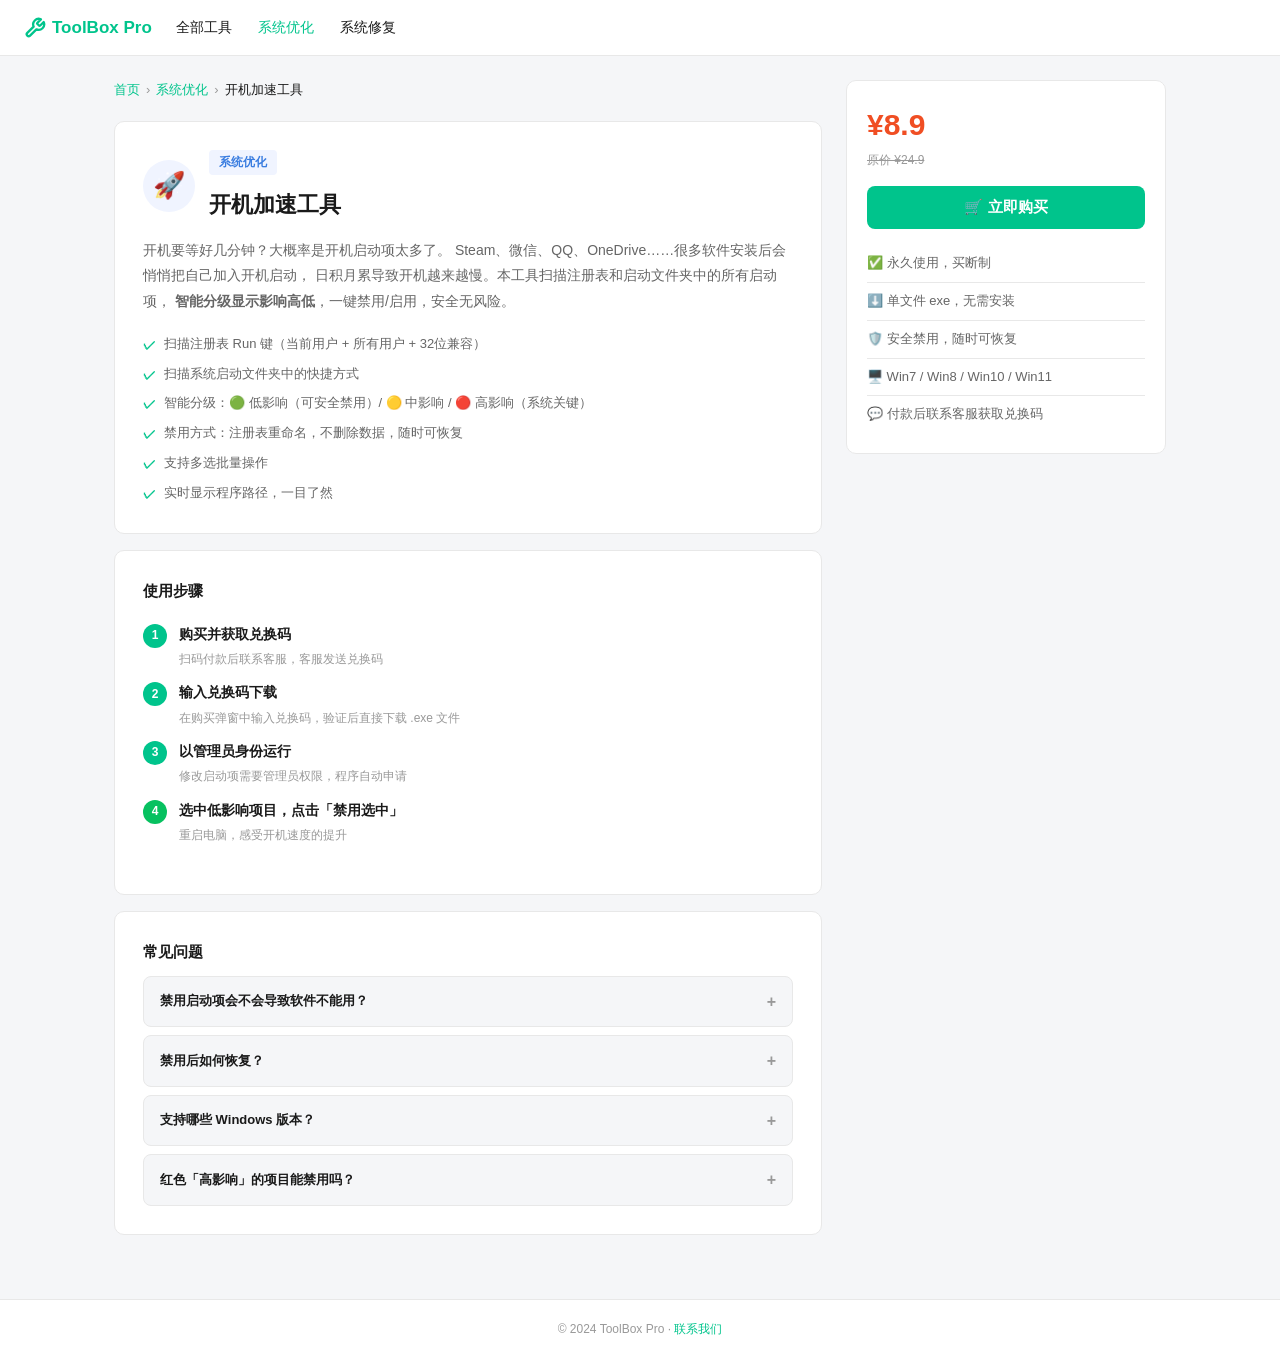
<file: product/startup-manager.html>
<!DOCTYPE html>
<html lang="zh-CN">
<head>
  <meta charset="UTF-8">
  <meta name="viewport" content="width=device-width, initial-scale=1.0">
  <title>开机加速工具 — ToolBox Pro</title>
  <meta name="description" content="扫描所有开机启动项，显示影响等级，一键禁用冗余程序，加快开机速度。支持 Win7/8/10/11。">
  <link rel="stylesheet" href="../assets/css/style.css">
</head>
<body>

<!-- Nav -->
<nav class="nav">
  <a class="nav-logo" href="../index.html">
    <svg viewBox="0 0 24 24" fill="none" stroke="currentColor" stroke-width="2.5" stroke-linecap="round" stroke-linejoin="round">
      <path d="M14.7 6.3a1 1 0 0 0 0 1.4l1.6 1.6a1 1 0 0 0 1.4 0l3.77-3.77a6 6 0 0 1-7.94 7.94l-6.91 6.91a2.12 2.12 0 0 1-3-3l6.91-6.91a6 6 0 0 1 7.94-7.94l-3.76 3.76z"/>
    </svg>
    ToolBox Pro
  </a>
  <div class="nav-cats">
    <a class="nav-cat" href="../index.html">全部工具</a>
    <a class="nav-cat active" href="#">系统优化</a>
    <a class="nav-cat" href="msi-fixer.html">系统修复</a>
  </div>
</nav>

<!-- Detail -->
<div class="detail-wrap">

  <!-- 左侧 -->
  <div>
    <div class="breadcrumb">
      <a href="../index.html">首页</a>
      <span>›</span>
      <a href="../index.html#cat-system-opt">系统优化</a>
      <span>›</span>
      <span style="color:var(--text)">开机加速工具</span>
    </div>

    <!-- 基本介绍 -->
    <div class="detail-card">
      <div style="display:flex;align-items:center;gap:14px;margin-bottom:16px">
        <div class="tool-icon" style="width:52px;height:52px;font-size:26px;flex-shrink:0;background:#f0f4ff;color:#4f8ef7">🚀</div>
        <div>
          <div class="detail-tag" style="background:#f0f4ff;color:#3a7de0">系统优化</div>
          <h1 class="detail-title" style="margin-bottom:0">开机加速工具</h1>
        </div>
      </div>
      <p class="detail-desc">
        开机要等好几分钟？大概率是开机启动项太多了。
        Steam、微信、QQ、OneDrive……很多软件安装后会悄悄把自己加入开机启动，
        日积月累导致开机越来越慢。本工具扫描注册表和启动文件夹中的所有启动项，
        <strong>智能分级显示影响高低</strong>，一键禁用/启用，安全无风险。
      </p>
      <ul class="feature-list">
        <li>扫描注册表 Run 键（当前用户 + 所有用户 + 32位兼容）</li>
        <li>扫描系统启动文件夹中的快捷方式</li>
        <li>智能分级：🟢 低影响（可安全禁用）/ 🟡 中影响 / 🔴 高影响（系统关键）</li>
        <li>禁用方式：注册表重命名，不删除数据，随时可恢复</li>
        <li>支持多选批量操作</li>
        <li>实时显示程序路径，一目了然</li>
      </ul>
    </div>

    <!-- 使用步骤 -->
    <div class="detail-card">
      <h2 style="font-size:15px;font-weight:700;margin-bottom:16px">使用步骤</h2>
      <div class="steps">
        <div class="step-item">
          <div class="step-num">1</div>
          <div>
            <strong>购买并获取兑换码</strong>
            <span>扫码付款后联系客服，客服发送兑换码</span>
          </div>
        </div>
        <div class="step-item">
          <div class="step-num">2</div>
          <div>
            <strong>输入兑换码下载</strong>
            <span>在购买弹窗中输入兑换码，验证后直接下载 .exe 文件</span>
          </div>
        </div>
        <div class="step-item">
          <div class="step-num">3</div>
          <div>
            <strong>以管理员身份运行</strong>
            <span>修改启动项需要管理员权限，程序自动申请</span>
          </div>
        </div>
        <div class="step-item">
          <div class="step-num" style="background:#07c160">4</div>
          <div>
            <strong>选中低影响项目，点击「禁用选中」</strong>
            <span>重启电脑，感受开机速度的提升</span>
          </div>
        </div>
      </div>
    </div>

    <!-- FAQ -->
    <div class="detail-card">
      <h2 style="font-size:15px;font-weight:700;margin-bottom:12px">常见问题</h2>
      <div class="faq-list">
        <details class="faq-item">
          <summary>禁用启动项会不会导致软件不能用？</summary>
          <p>不会。禁用开机启动只是让程序不在开机时自动运行，你仍然可以手动双击打开这些软件，功能完全不受影响。</p>
        </details>
        <details class="faq-item">
          <summary>禁用后如何恢复？</summary>
          <p>在工具中选中已禁用的项目，点击「启用选中」即可恢复，数据不会丢失。</p>
        </details>
        <details class="faq-item">
          <summary>支持哪些 Windows 版本？</summary>
          <p>支持 Win7 / Win8 / Win10 / Win11，所有通过注册表 Run 键管理启动项的 Windows 系统均可运行。</p>
        </details>
        <details class="faq-item">
          <summary>红色「高影响」的项目能禁用吗？</summary>
          <p>不建议。高影响通常是显卡驱动、安全软件、输入法等系统关键组件，禁用可能导致硬件无法正常工作。工具在禁用高影响项时会弹出二次确认提醒。</p>
        </details>
      </div>
    </div>
  </div>

  <!-- 右侧购买卡片 -->
  <div>
    <div class="buy-card">
      <div class="buy-price">¥8.9</div>
      <div class="buy-price-orig">原价 ¥24.9</div>
      <button class="buy-btn" onclick="openPayModal('startup-manager')">🛒 立即购买</button>
      <ul class="buy-meta">
        <li>✅ 永久使用，买断制</li>
        <li>⬇️ 单文件 exe，无需安装</li>
        <li>🛡️ 安全禁用，随时可恢复</li>
        <li>🖥️ Win7 / Win8 / Win10 / Win11</li>
        <li>💬 付款后联系客服获取兑换码</li>
      </ul>
    </div>
  </div>

</div>
  </div>

</div>

<footer class="footer">
  © 2024 ToolBox Pro · <a href="mailto:your@email.com">联系我们</a>
</footer>

<!-- 支付弹窗 -->
<div class="modal-overlay" id="pay-modal">
  <div class="modal">
    <div class="modal-header">
      <h3 id="modal-title">购买工具</h3>
      <button class="modal-close" onclick="closePayModal()">✕</button>
    </div>
    <div class="modal-body">
      <div class="pay-steps">
        <div class="pay-step active" data-step="1">① 扫码付款</div>
        <div class="pay-step" data-step="2">② 输入兑换码</div>
        <div class="pay-step" data-step="3">③ 下载</div>
      </div>
      <div id="step-pay">
        <div class="pay-tabs">
          <div class="pay-tab active" data-tab="wechat" onclick="setPayTab('wechat')">💚 微信支付</div>
          <div class="pay-tab" data-tab="alipay" onclick="setPayTab('alipay')">💙 支付宝</div>
        </div>
        <div class="qr-box">
          <div id="qr-wechat"><img src="../assets/images/qr-wechat.png" alt="微信收款码"></div>
          <div id="qr-alipay" style="display:none"><img src="../assets/images/qr-alipay.png" alt="支付宝收款码"></div>
          <div class="qr-amount" id="pay-amount"></div>
        </div>
        <p class="pay-hint">扫码付款后联系客服获取兑换码<br>微信：<strong>newboy2004</strong></p>
        <button class="btn btn-primary btn-full" onclick="setPayStep(2)">我已付款，输入兑换码 →</button>
      </div>
      <div id="step-code" style="display:none">
        <p style="font-size:13px;color:var(--text-sub);margin-bottom:10px">请输入客服发给你的兑换码：</p>
        <div class="code-input-group">
          <input class="code-input" id="code-input" placeholder="请输入兑换码"
            onkeydown="if(event.key==='Enter') verifyCode()">
          <button class="btn btn-primary" onclick="verifyCode()">验证</button>
        </div>
        <div class="code-hint">兑换码不区分大小写</div>
        <div class="code-error" id="code-error"></div>
        <button class="btn btn-outline btn-full" onclick="setPayStep(1)" style="margin-top:8px">← 返回付款</button>
      </div>
      <div id="step-done" style="display:none">
        <div class="download-box" id="download-box-inner">
          <div class="success-icon">🎉</div>
          <h4>验证成功！</h4>
          <p>右键 exe 文件，选择「以管理员身份运行」</p>
          <a id="download-btn" href="#" class="btn btn-download btn-full">⬇ 下载开机加速工具.exe</a>
          <p style="font-size:12px;color:var(--text-muted);margin-top:10px;margin-bottom:0">遇到问题请联系客服</p>
        </div>
      </div>
    </div>
  </div>
</div>

<script src="../admin/codes.js"></script>
<script src="../assets/js/main.js"></script>
</body>
</html>
</file>
<file: assets/css/style.css>
/* ── Reset ── */
*, *::before, *::after { box-sizing: border-box; margin: 0; padding: 0; }

:root {
  --primary:    #00c48c;
  --primary-bg: #e8faf4;
  --text:       #1a1a1a;
  --text-sub:   #666;
  --text-muted: #999;
  --bg:         #f5f6f8;
  --bg-white:   #ffffff;
  --border:     #e8e8e8;
  --radius:     10px;
  --nav-h:      56px;
}

html { scroll-behavior: smooth; }
body {
  background: var(--bg);
  color: var(--text);
  font-family: "PingFang SC", "Microsoft YaHei", "Segoe UI", sans-serif;
  font-size: 14px;
  line-height: 1.6;
}
a { text-decoration: none; color: inherit; }
img { max-width: 100%; display: block; }

/* ── Scrollbar ── */
::-webkit-scrollbar { width: 6px; height: 6px; }
::-webkit-scrollbar-track { background: #f0f0f0; }
::-webkit-scrollbar-thumb { background: #ccc; border-radius: 3px; }

/* ════════════════════════════════
   NAV
════════════════════════════════ */
.nav {
  position: fixed; top: 0; left: 0; right: 0; z-index: 200;
  height: var(--nav-h);
  background: var(--bg-white);
  border-bottom: 1px solid var(--border);
  display: flex; align-items: center;
  padding: 0 24px; gap: 0;
}
.nav-logo {
  display: flex; align-items: center; gap: 6px;
  font-size: 17px; font-weight: 700;
  color: var(--primary); white-space: nowrap;
  margin-right: 12px; flex-shrink: 0;
}
.nav-logo svg { width: 22px; height: 22px; }

/* 分类菜单 */
.nav-cats {
  display: flex; align-items: center;
  gap: 2px; flex: 1; overflow: hidden;
}
.nav-cat {
  position: relative;
  padding: 0 12px; height: var(--nav-h);
  display: flex; align-items: center; gap: 3px;
  font-size: 14px; color: var(--text);
  cursor: pointer; white-space: nowrap;
  transition: color .2s;
}
.nav-cat:hover, .nav-cat.active { color: var(--primary); }
.nav-cat .arrow {
  font-size: 10px; color: var(--text-muted);
  transition: transform .2s;
}
.nav-cat:hover .arrow { transform: rotate(180deg); }

/* 搜索 */
.nav-search {
  display: flex; align-items: center; gap: 8px;
  background: var(--bg); border: 1px solid var(--border);
  border-radius: 6px; padding: 6px 12px;
  cursor: text; flex-shrink: 0; margin-left: 12px;
}
.nav-search input {
  border: none; background: transparent; outline: none;
  font-size: 13px; color: var(--text); width: 160px;
}
.nav-search input::placeholder { color: var(--text-muted); }
.nav-search-icon { color: var(--text-muted); font-size: 14px; }
.nav-search kbd {
  font-size: 11px; color: var(--text-muted);
  background: var(--bg-white); border: 1px solid var(--border);
  border-radius: 4px; padding: 1px 5px;
  font-family: inherit;
}

/* ════════════════════════════════
   LAYOUT
════════════════════════════════ */
.page-wrap {
  max-width: 1200px;
  margin: 0 auto;
  padding: calc(var(--nav-h) + 24px) 24px 48px;
}

/* ════════════════════════════════
   CATEGORY SECTION
════════════════════════════════ */
.cat-section { margin-bottom: 36px; }

.cat-title {
  display: flex; align-items: center; gap: 8px;
  font-size: 16px; font-weight: 600;
  color: var(--text); margin-bottom: 16px;
  padding-bottom: 12px;
  border-bottom: 1px solid var(--border);
}
.cat-title-icon {
  color: var(--primary); font-size: 15px; font-weight: 700;
}

/* ════════════════════════════════
   TOOL GRID
════════════════════════════════ */
.tools-grid {
  display: grid;
  grid-template-columns: repeat(4, 1fr);
  gap: 1px;
  background: var(--border);
  border: 1px solid var(--border);
  border-radius: var(--radius);
  overflow: hidden;
}

.tool-card {
  display: flex; align-items: center; gap: 12px;
  padding: 14px 16px;
  background: var(--bg-white);
  cursor: pointer;
  transition: background .15s;
}
.tool-card:hover { background: #f0fbf7; }

.tool-icon {
  width: 40px; height: 40px; border-radius: 50%;
  display: flex; align-items: center; justify-content: center;
  font-size: 18px; flex-shrink: 0;
  background: var(--primary-bg);
  color: var(--primary);
  font-weight: 700;
}

.tool-info { min-width: 0; }
.tool-name {
  font-size: 14px; font-weight: 600;
  color: var(--text); margin-bottom: 2px;
  white-space: nowrap; overflow: hidden; text-overflow: ellipsis;
}
.tool-desc {
  font-size: 12px; color: var(--text-muted);
  white-space: nowrap; overflow: hidden; text-overflow: ellipsis;
}

/* ════════════════════════════════
   DETAIL PAGE
════════════════════════════════ */
.detail-wrap {
  max-width: 1100px; margin: 0 auto;
  padding: calc(var(--nav-h) + 24px) 24px 48px;
  display: grid;
  grid-template-columns: 1fr 320px;
  gap: 24px;
  align-items: start;
}
@media(max-width: 768px) {
  .detail-wrap { grid-template-columns: 1fr; }
  .tools-grid { grid-template-columns: repeat(2, 1fr); }
}

/* 面包屑 */
.breadcrumb {
  font-size: 13px; color: var(--text-muted);
  margin-bottom: 20px;
  display: flex; align-items: center; gap: 6px;
}
.breadcrumb a { color: var(--primary); }
.breadcrumb a:hover { text-decoration: underline; }
.breadcrumb span { color: var(--text-muted); }

/* 详情卡片 */
.detail-card {
  background: var(--bg-white);
  border: 1px solid var(--border);
  border-radius: var(--radius);
  padding: 28px;
  margin-bottom: 16px;
}
.detail-tag {
  display: inline-flex; align-items: center;
  background: var(--primary-bg); color: var(--primary);
  font-size: 12px; font-weight: 600;
  padding: 3px 10px; border-radius: 4px;
  margin-bottom: 12px;
}
.detail-title {
  font-size: 22px; font-weight: 700;
  color: var(--text); margin-bottom: 10px;
}
.detail-desc {
  font-size: 14px; color: var(--text-sub);
  line-height: 1.8; margin-bottom: 20px;
}

/* 特性列表 */
.feature-list { list-style: none; display: flex; flex-direction: column; gap: 8px; }
.feature-list li {
  display: flex; align-items: flex-start; gap: 8px;
  font-size: 13px; color: var(--text-sub);
}
.feature-list li::before {
  content: "✓";
  color: var(--primary); font-weight: 700;
  flex-shrink: 0; margin-top: 1px;
}

/* 步骤 */
.steps { display: flex; flex-direction: column; gap: 12px; margin: 20px 0; }
.step-item {
  display: flex; gap: 12px; align-items: flex-start;
}
.step-num {
  width: 24px; height: 24px; border-radius: 50%;
  background: var(--primary); color: #fff;
  font-size: 12px; font-weight: 700;
  display: flex; align-items: center; justify-content: center;
  flex-shrink: 0; margin-top: 1px;
}
.step-item strong { font-size: 14px; display: block; margin-bottom: 2px; }
.step-item span { font-size: 12px; color: var(--text-muted); }

/* FAQ */
.faq-list { display: flex; flex-direction: column; gap: 8px; margin-top: 4px; }
details.faq-item {
  background: var(--bg);
  border: 1px solid var(--border);
  border-radius: 8px;
  overflow: hidden;
}
details.faq-item summary {
  padding: 12px 16px;
  cursor: pointer;
  font-size: 13px; font-weight: 600;
  list-style: none;
  display: flex; justify-content: space-between; align-items: center;
}
details.faq-item summary::after {
  content: "+"; font-size: 16px; color: var(--text-muted);
}
details.faq-item[open] summary::after { content: "−"; }
details.faq-item p {
  padding: 0 16px 12px;
  font-size: 13px; color: var(--text-sub); line-height: 1.7;
}

/* ════════════════════════════════
   BUY CARD (右侧)
════════════════════════════════ */
.buy-card {
  background: var(--bg-white);
  border: 1px solid var(--border);
  border-radius: var(--radius);
  padding: 20px;
  position: sticky; top: calc(var(--nav-h) + 16px);
}
.buy-price {
  font-size: 30px; font-weight: 800;
  color: #f04e23; margin-bottom: 2px;
}
.buy-price-orig {
  font-size: 12px; color: var(--text-muted);
  text-decoration: line-through; margin-bottom: 16px;
}
.buy-btn {
  width: 100%; padding: 12px;
  background: var(--primary); color: #fff;
  border: none; border-radius: 8px;
  font-size: 15px; font-weight: 700;
  cursor: pointer; margin-bottom: 16px;
  transition: background .2s;
}
.buy-btn:hover { background: #00ad7c; }
.buy-meta { list-style: none; }
.buy-meta li {
  display: flex; align-items: center; gap: 8px;
  padding: 8px 0; border-bottom: 1px solid var(--border);
  font-size: 13px; color: var(--text-sub);
}
.buy-meta li:last-child { border-bottom: none; }

/* 套餐推荐 */
.bundle-card {
  background: #fff8f0;
  border: 1px solid #fde3c8;
  border-radius: var(--radius);
  padding: 16px; text-align: center;
  margin-top: 12px;
}
.bundle-card .bundle-label {
  font-size: 11px; font-weight: 700;
  color: #e87c00; margin-bottom: 6px;
}
.bundle-card .bundle-title { font-size: 14px; font-weight: 700; margin-bottom: 4px; }
.bundle-card .bundle-desc { font-size: 12px; color: var(--text-muted); margin-bottom: 12px; }
.bundle-btn {
  width: 100%; padding: 9px;
  background: #ff8c00; color: #fff;
  border: none; border-radius: 6px;
  font-size: 13px; font-weight: 700;
  cursor: pointer; transition: background .2s;
}
.bundle-btn:hover { background: #e07800; }

/* ════════════════════════════════
   MODAL
════════════════════════════════ */
.modal-overlay {
  display: none; position: fixed; inset: 0; z-index: 300;
  background: rgba(0,0,0,.45);
  align-items: center; justify-content: center;
}
.modal-overlay.show { display: flex; }
.modal {
  background: #fff;
  border-radius: 12px;
  width: 90%; max-width: 420px;
  box-shadow: 0 8px 40px rgba(0,0,0,.15);
  animation: modalIn .2s ease;
  overflow: hidden;
}
@keyframes modalIn { from{opacity:0;transform:translateY(-12px)} to{opacity:1;transform:translateY(0)} }

.modal-header {
  display: flex; align-items: center; justify-content: space-between;
  padding: 16px 20px;
  border-bottom: 1px solid var(--border);
}
.modal-header h3 { font-size: 15px; font-weight: 700; }
.modal-close {
  width: 28px; height: 28px; border-radius: 50%;
  background: var(--bg); border: none;
  color: var(--text-muted); cursor: pointer;
  font-size: 14px; display: flex; align-items: center; justify-content: center;
}
.modal-close:hover { background: var(--border); }

.modal-body { padding: 20px; }

/* 步骤指示 */
.pay-steps {
  display: flex; gap: 6px; margin-bottom: 16px;
}
.pay-step {
  flex: 1; text-align: center; padding: 6px 4px;
  border-radius: 6px; font-size: 12px; font-weight: 600;
  color: var(--text-muted); background: var(--bg);
  border: 1px solid var(--border);
}
.pay-step.active { background: #e8faf4; border-color: var(--primary); color: var(--primary); }
.pay-step.done { background: #e8faf4; border-color: var(--primary); color: var(--primary); opacity: .6; }

/* 支付tab */
.pay-tabs { display: flex; gap: 8px; margin-bottom: 12px; }
.pay-tab {
  flex: 1; padding: 8px; border-radius: 6px;
  background: var(--bg); border: 1px solid var(--border);
  font-size: 13px; font-weight: 600; color: var(--text-sub);
  cursor: pointer; text-align: center; transition: all .15s;
}
.pay-tab.active { background: #e8faf4; border-color: var(--primary); color: var(--primary); }

/* 二维码 */
.qr-box {
  border: 1px solid var(--border); border-radius: 8px;
  padding: 16px; text-align: center; margin-bottom: 12px;
}
.qr-box img { width: 160px; height: 160px; margin: 0 auto; border-radius: 6px; }
.qr-amount {
  margin-top: 10px; font-size: 22px; font-weight: 800; color: #f04e23;
}
.qr-amount small { font-size: 12px; color: var(--text-muted); font-weight: 400; }

.pay-hint {
  font-size: 12px; color: var(--text-muted);
  text-align: center; margin-bottom: 12px; line-height: 1.6;
}
.pay-hint strong { color: var(--primary); }

/* 兑换码 */
.code-input-group { display: flex; gap: 8px; margin-bottom: 6px; }
.code-input {
  flex: 1; border: 1px solid var(--border); border-radius: 6px;
  padding: 9px 12px; font-size: 13px; outline: none;
  transition: border-color .2s; background: var(--bg);
}
.code-input:focus { border-color: var(--primary); background: #fff; }
.code-hint { font-size: 12px; color: var(--text-muted); margin-bottom: 10px; }
.code-error { font-size: 12px; color: #f04e23; margin-bottom: 8px; display: none; }
.code-error.show { display: block; }

/* 下载成功 */
.download-box { text-align: center; padding: 8px 0; }
.download-box .success-icon { font-size: 40px; margin-bottom: 10px; }
.download-box h4 { font-size: 16px; font-weight: 700; margin-bottom: 6px; }
.download-box p { font-size: 13px; color: var(--text-muted); margin-bottom: 16px; }

/* ── Buttons ── */
.btn {
  display: inline-flex; align-items: center; justify-content: center; gap: 6px;
  padding: 9px 20px; border-radius: 6px;
  font-size: 13px; font-weight: 600; cursor: pointer; border: none;
  transition: all .15s;
}
.btn-primary { background: var(--primary); color: #fff; }
.btn-primary:hover { background: #00ad7c; }
.btn-outline {
  background: #fff; color: var(--text-sub);
  border: 1px solid var(--border);
}
.btn-outline:hover { border-color: var(--primary); color: var(--primary); }
.btn-download { background: #07c160; color: #fff; }
.btn-download:hover { background: #06ad56; }
.btn-full { width: 100%; }

/* ── Footer ── */
.footer {
  text-align: center; padding: 20px;
  border-top: 1px solid var(--border);
  font-size: 12px; color: var(--text-muted);
  background: var(--bg-white);
}
.footer a { color: var(--primary); }

/* ── Responsive ── */
@media(max-width: 900px) {
  .tools-grid { grid-template-columns: repeat(2, 1fr); }
}
@media(max-width: 560px) {
  .tools-grid { grid-template-columns: 1fr; }
  .nav-cats { display: none; }
  .detail-wrap { grid-template-columns: 1fr; padding: calc(var(--nav-h) + 16px) 16px 32px; }
  .page-wrap { padding: calc(var(--nav-h) + 16px) 16px 32px; }
}
</file>
